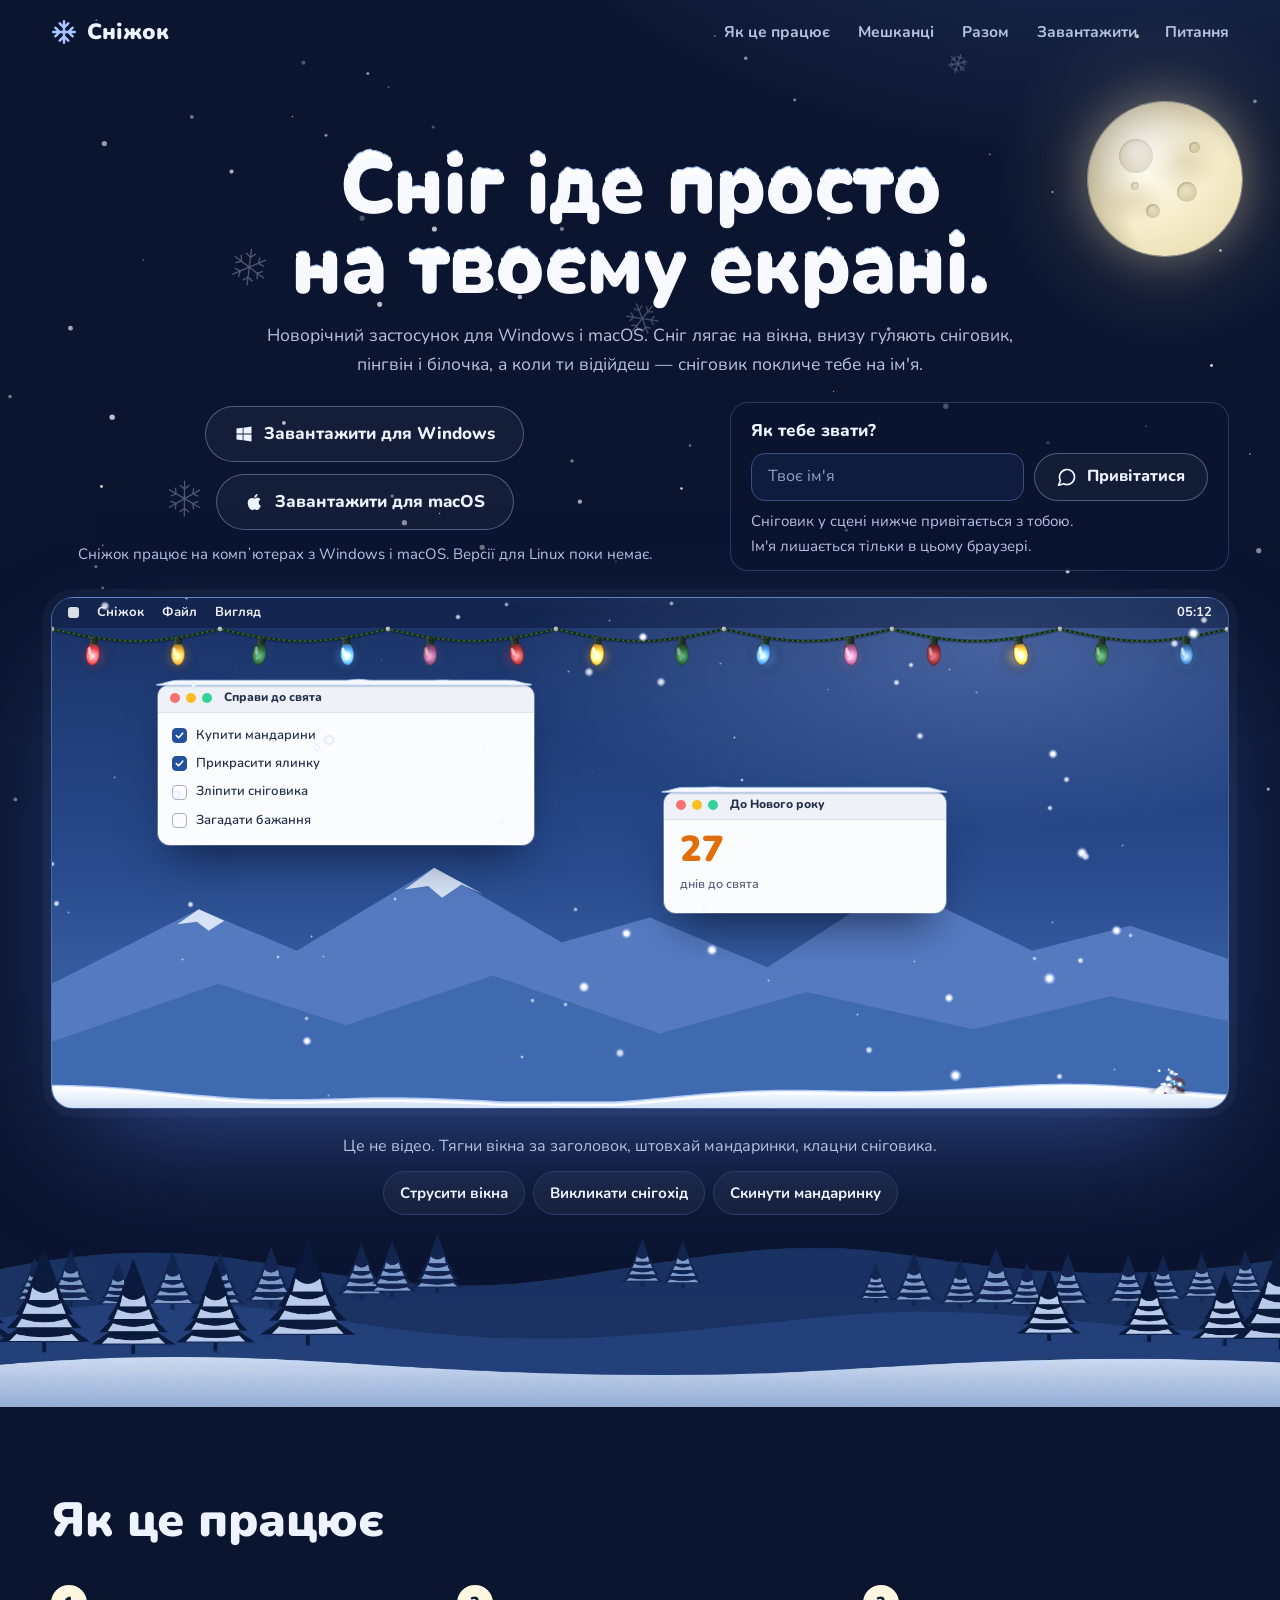
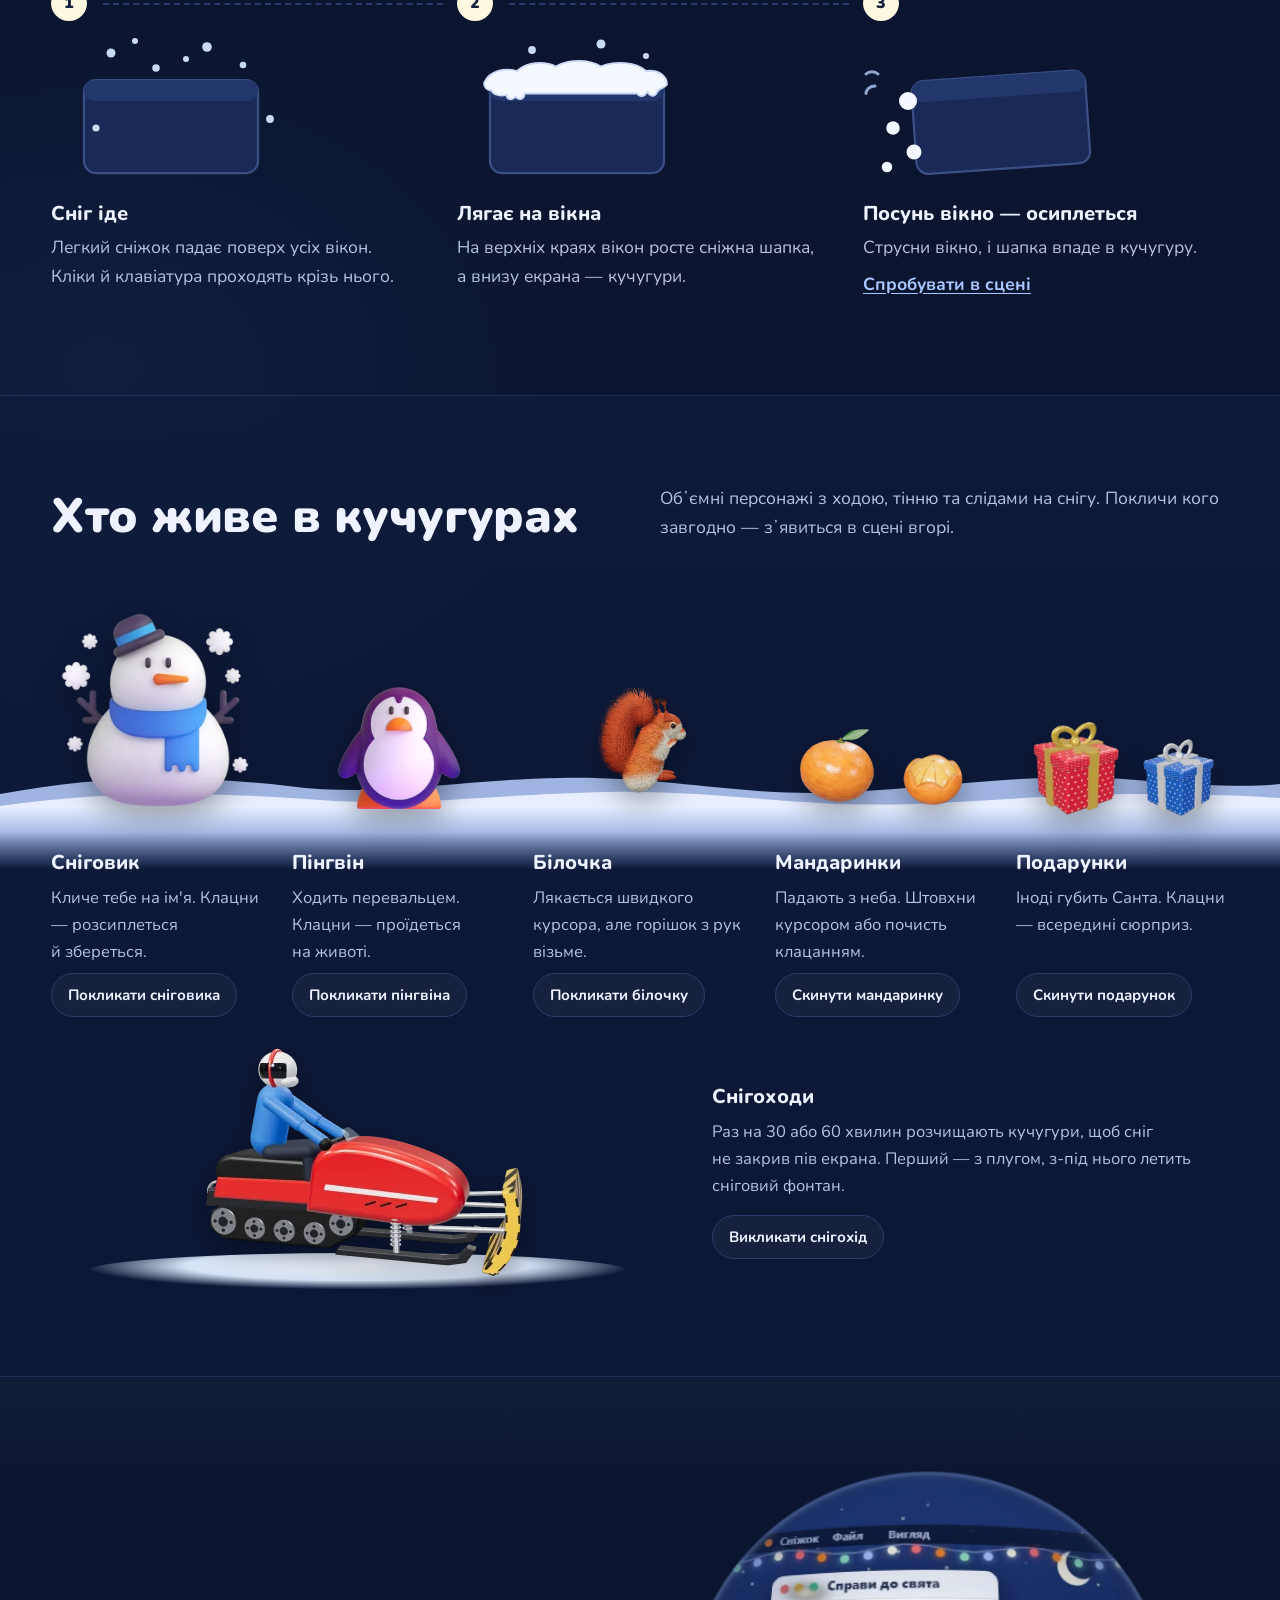
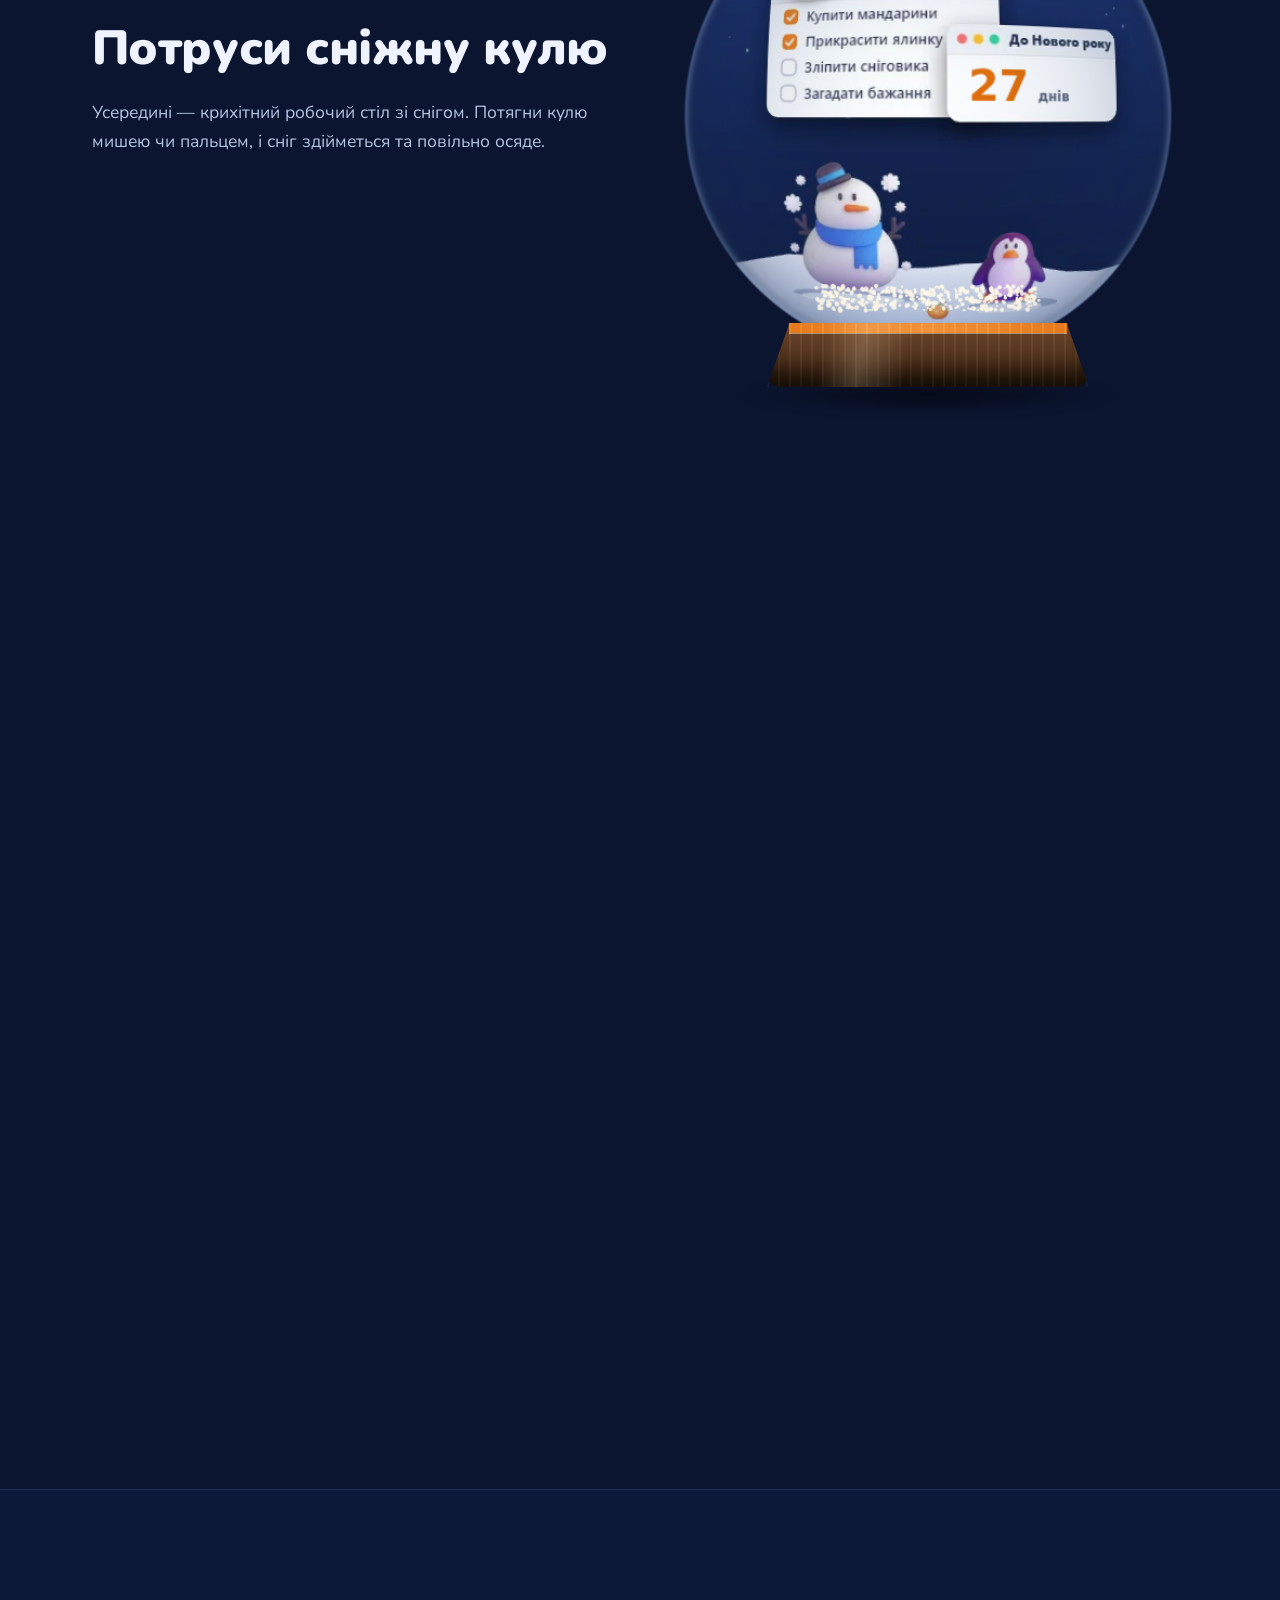
<file: index.html>
<!doctype html>
<html lang="uk">
<head>
  <meta charset="utf-8">
  <meta name="viewport" content="width=device-width, initial-scale=1">
  <title>Сніжок — сніг на робочому столі для Windows і macOS</title>
  <meta name="description" content="Сніжок — новорічний застосунок для Windows і macOS: сніг лягає на вікна й кучугурами внизу екрана, гуляють сніговик, пінгвін і білочка, а сніговик кличе тебе на ім'я. Безкоштовно, без інтернету й стеження.">
  <meta name="theme-color" content="#0B1530">
  <meta http-equiv="Content-Security-Policy" content="default-src 'self'; script-src 'self'; style-src 'self' 'unsafe-inline'; img-src 'self' data: blob:; font-src 'self'; connect-src 'self'; media-src 'self'; object-src 'none'; base-uri 'self'; form-action 'self'">
  <meta property="og:type" content="website">
  <meta property="og:title" content="Сніжок — сніг іде просто на твоєму екрані">
  <meta property="og:description" content="Новорічний застосунок для Windows і macOS. Сніговик, пінгвін і білочка на твоєму робочому столі.">
  <meta property="og:url" content="https://wmedede1234.github.io/snizhok-site/">
  <meta property="og:locale" content="uk_UA">
  <meta property="og:image" content="https://wmedede1234.github.io/snizhok-site/og.jpg">
  <meta property="og:image:width" content="1200">
  <meta property="og:image:height" content="630">
  <meta property="og:image:alt" content="Сніжок: сніговик, пінгвін і білочка на заметі під місяцем, підпис «Сніг іде просто на твоєму екрані»">
  <meta name="twitter:card" content="summary_large_image">
  <link rel="icon" href="favicon.svg" type="image/svg+xml">
  <link rel="preload" href="fonts/nunito-cyr.woff2" as="font" type="font/woff2" crossorigin>
  <link rel="preload" href="fonts/nunito-lat.woff2" as="font" type="font/woff2" crossorigin>
  <link rel="stylesheet" href="styles.css">
  <script src="config.js"></script>
  <script src="main.js" defer></script>
  <script src="fx.js" defer></script>
</head>
<body>
  <!-- Іконки інтерфейсу: Lucide (ISC). Логотипи ОС — Simple Icons. -->
  <svg width="0" height="0" style="position:absolute" aria-hidden="true" focusable="false">
    <defs>
      <symbol id="i-snow" viewBox="0 0 24 24"><path d="M2 12h20M12 2v20m8-6-4-4 4-4M4 8l4 4-4 4M16 4l-4 4-4-4M8 20l4-4 4 4"/></symbol>
      <symbol id="i-message" viewBox="0 0 24 24"><path d="M7.9 20A9 9 0 1 0 4 16.1L2 22Z"/></symbol>
      <symbol id="i-plus" viewBox="0 0 24 24"><path d="M5 12h14M12 5v14"/></symbol>
      <symbol id="i-right" viewBox="0 0 24 24"><path d="M5 12h14m-7-7 7 7-7 7"/></symbol>
      <symbol id="i-info" viewBox="0 0 24 24"><circle cx="12" cy="12" r="10"/><path d="M12 16v-4M12 8h.01"/></symbol>
      <symbol id="i-play" viewBox="0 0 24 24"><path d="M6 3l14 9-14 9V3z"/></symbol>
      <symbol id="i-chevron" viewBox="0 0 24 24"><path d="m6 9 6 6 6-6"/></symbol>
      <symbol id="i-shield" viewBox="0 0 24 24"><path d="M20 13c0 5-3.5 7.5-7.66 8.95a1 1 0 0 1-.67-.01C7.5 20.5 4 18 4 13V6a1 1 0 0 1 1-1c2 0 4.5-1.2 6.24-2.72a1.17 1.17 0 0 1 1.52 0C14.51 3.81 17 5 19 5a1 1 0 0 1 1 1z"/><path d="m9 12 2 2 4-4"/></symbol>
      <symbol id="i-wifi-off" viewBox="0 0 24 24"><path d="M12 20h.01M8.5 16.43a5 5 0 0 1 7 0M5 12.86a10 10 0 0 1 5.17-2.69M19 12.86a10 10 0 0 0-2-1.52M2 8.82a15 15 0 0 1 4.18-2.64M22 8.82a15 15 0 0 0-11.29-3.76M2 2l20 20"/></symbol>
      <symbol id="i-voice" viewBox="0 0 24 24"><path d="M11 4.7a.7.7 0 0 0-1.2-.5L6.4 7.6a1.4 1.4 0 0 1-1 .4H3a1 1 0 0 0-1 1v6a1 1 0 0 0 1 1h2.4a1.4 1.4 0 0 1 1 .4l3.4 3.4a.7.7 0 0 0 1.2-.5z"/><path d="M16 9a5 5 0 0 1 0 6M19.4 18.4a9 9 0 0 0 0-12.8"/></symbol>
      <symbol id="i-drive" viewBox="0 0 24 24"><path d="M22 12H2"/><path d="M5.45 5.11 2 12v6a2 2 0 0 0 2 2h16a2 2 0 0 0 2-2v-6l-3.45-6.89A2 2 0 0 0 16.76 4H7.24a2 2 0 0 0-1.79 1.11z"/><path d="M6 16h.01M10 16h.01"/></symbol>
      <symbol id="i-bulb" viewBox="0 0 24 24"><path d="M15 14c.2-1 .7-1.7 1.5-2.5 1-.9 1.5-2.2 1.5-3.5A6 6 0 0 0 6 8c0 1 .2 2.2 1.5 3.5.7.7 1.3 1.5 1.5 2.5M9 18h6M10 22h4"/></symbol>
      <symbol id="i-sparkles" viewBox="0 0 24 24"><path d="M9.94 15.5A2 2 0 0 0 8.5 14.06l-6.14-1.58a.5.5 0 0 1 0-.96L8.5 9.94A2 2 0 0 0 9.94 8.5l1.58-6.14a.5.5 0 0 1 .96 0L14.06 8.5A2 2 0 0 0 15.5 9.94l6.14 1.58a.5.5 0 0 1 0 .96L15.5 14.06a2 2 0 0 0-1.44 1.44l-1.58 6.14a.5.5 0 0 1-.96 0z"/></symbol>
      <symbol id="i-party" viewBox="0 0 24 24"><path d="M5.8 11.3 2 22l10.7-3.79M4 3h.01M22 8h.01M15 2h.01M22 20h.01M22 2l-2.24.75a2.9 2.9 0 0 0-1.96 3.12c.1.86-.57 1.63-1.45 1.63h-.38c-.86 0-1.6.6-1.76 1.44L14 10M22 13l-.82-.33c-.86-.34-1.82.2-1.98 1.11-.11.7-.72 1.22-1.43 1.22H17M11 2l.33.82c.34.86-.2 1.82-1.11 1.98C9.52 4.9 9 5.52 9 6.23V7"/><path d="M11 13c1.93 1.93 2.83 4.17 2 5-.83.83-3.07-.07-5-2-1.93-1.93-2.83-4.17-2-5 .83-.83 3.07.07 5 2Z"/></symbol>
      <symbol id="i-moon" viewBox="0 0 24 24"><path d="M12 3a6 6 0 0 0 9 9 9 9 0 1 1-9-9Z"/></symbol>
      <symbol id="i-monitor" viewBox="0 0 24 24"><rect x="2" y="3" width="20" height="14" rx="2"/><path d="M8 21h8M12 17v4"/></symbol>
      <symbol id="i-mic" viewBox="0 0 24 24"><path d="M12 2a3 3 0 0 0-3 3v7a3 3 0 0 0 6 0V5a3 3 0 0 0-3-3Z"/><path d="M19 10v2a7 7 0 0 1-14 0v-2M12 19v3"/></symbol>
      <symbol id="i-keyboard" viewBox="0 0 24 24"><rect x="2" y="4" width="20" height="16" rx="2"/><path d="M6 8h.01M10 8h.01M14 8h.01M18 8h.01M8 12h.01M12 12h.01M16 12h.01M7 16h10"/></symbol>
      <symbol id="i-pause" viewBox="0 0 24 24"><circle cx="12" cy="12" r="10"/><path d="M10 15V9M14 15V9"/></symbol>
      <symbol id="i-apple" viewBox="0 0 24 24"><path fill="currentColor" stroke="none" d="M16.4 12.6c0-2.4 2-3.6 2.1-3.7-1.1-1.7-2.9-1.9-3.5-1.9-1.5-.2-2.9.9-3.7.9-.8 0-1.9-.9-3.2-.8-1.6 0-3.1 1-4 2.4-1.7 3-.4 7.4 1.2 9.8.8 1.2 1.8 2.5 3 2.4 1.2 0 1.7-.8 3.1-.8 1.5 0 1.9.8 3.2.8 1.3 0 2.2-1.2 3-2.4.9-1.4 1.3-2.7 1.3-2.8-.1 0-2.5-1-2.5-3.9ZM14 5.4c.7-.8 1.1-1.9 1-3-1 0-2.1.7-2.8 1.5-.6.7-1.2 1.8-1 2.9 1.1.1 2.1-.6 2.8-1.4Z"/></symbol>
      <symbol id="i-windows" viewBox="0 0 24 24"><path fill="currentColor" stroke="none" d="M3 5.5 10.4 4.5v7H3v-6Zm0 13 7.4 1v-7H3v6Zm8.4 1.1L21 21v-8.5h-9.6v7.1Zm0-15.2v7.1H21V3l-9.6 1.4Z"/></symbol>
    </defs>
  </svg>

  <a class="skip" href="#main">Перейти до вмісту</a>

  <header class="top">
    <div class="wrap top__in">
      <a class="logo" href="#top" aria-label="Сніжок — на початок">
        <svg class="logo__flake" aria-hidden="true"><use href="#i-snow"/></svg>Сніжок
      </a>
      <nav class="nav" aria-label="Розділи">
        <a href="#how">Як це працює</a>
        <a href="#residents">Мешканці</a>
        <a href="#together">Разом</a>
        <a href="#download">Завантажити</a>
        <a href="#faq">Питання</a>
      </nav>
    </div>
  </header>

  <main id="main">
    <!-- ============ HERO ============ -->
    <section class="hero" id="top" aria-labelledby="hero-title">
      <div class="moonbox" aria-hidden="true">
        <div class="moon">
          <span class="moon__disc"><i></i><i></i><i></i><i></i><i></i></span>
        </div>
      </div>
      <div class="flight flight--sky" id="flight-sky" aria-hidden="true">
        <img src="img/deer.webp" alt="" width="128" height="128" decoding="async"><img src="img/deer.webp" alt="" width="128" height="128" decoding="async"><img src="img/sleigh.webp" alt="" width="192" height="192" decoding="async">
      </div>
      <img class="hero__land" src="img/land.webp" alt="" width="2400" height="450" decoding="async" fetchpriority="low">
      <div class="wrap hero__center">
        <div class="snowy">
          <h1 id="hero-title"><span>Сніг</span> <span>іде</span> <span>просто</span> <span>на&nbsp;твоєму</span> <span>екрані.</span></h1>
          <canvas class="snowy__caps" aria-hidden="true"></canvas>
        </div>
        <p class="hero__lead">Новорічний застосунок для Windows і&nbsp;macOS.<span class="lead-full"> Сніг лягає на&nbsp;вікна, внизу гуляють сніговик, пінгвін і&nbsp;білочка, а&nbsp;коли ти&nbsp;відійдеш — сніговик покличе тебе на&nbsp;ім'я.</span><span class="lead-short"> Сніговик покличе тебе на&nbsp;ім'я.</span></p>
        <div class="mob-cta">
          <a class="btn btn--cta btn--lg" href="#name-form" data-try><svg class="ico" aria-hidden="true"><use href="#i-message"/></svg>Спробуй зі своїм імʼям</a>
          <button class="btn btn--ghost btn--lg" type="button" data-share><svg class="ico" aria-hidden="true"><use href="#i-monitor"/></svg>Надіслати собі на компʼютер</button>
          <a class="mob-dl" href="#download">Завантаження для компʼютера ↓</a>
        </div>
        <div class="hero__row">
        <div class="hero__dl">
        <div class="dl" data-dl-group>
          <a class="btn btn--cta btn--lg" data-os="win" href="#download"><svg class="ico" aria-hidden="true"><use href="#i-windows"/></svg><span data-label>Завантажити для Windows</span></a>
          <a class="btn btn--ghost btn--lg" data-os="mac" href="#download"><svg class="ico" aria-hidden="true"><use href="#i-apple"/></svg><span data-label>Завантажити для macOS</span></a>
        </div>
        <p class="small" data-dl-hint>Безкоштовно. Windows 10/11 і&nbsp;macOS 11 або новіша.</p>
        </div>
        <form class="name hero-name" id="name-form" autocomplete="off" novalidate>
          <label class="name__label" for="user-name">Як тебе звати?</label>
          <div class="name__row">
            <input class="input" id="user-name" name="userName" type="text" maxlength="24" placeholder="Твоє ім'я" spellcheck="false" autocomplete="given-name" aria-describedby="name-help">
            <button class="btn btn--ghost" type="submit">
              <svg class="ico" aria-hidden="true"><use href="#i-message"/></svg>Привітатися
            </button>
          </div>
          <p class="help" id="name-help" role="status" aria-live="polite">Сніговик у&nbsp;сцені нижче привітається з&nbsp;тобою. Ім'я лишається тільки в&nbsp;цьому браузері.</p>
          <button class="linkbtn" type="button" id="call-toggle" hidden aria-expanded="false" aria-controls="call-wrap">
            <svg class="ico ico--sm" aria-hidden="true"><use href="#i-plus"/></svg>Додати лагідне звертання
          </button>
          <div id="call-wrap" class="name__extra" hidden>
            <label class="name__label" for="call-name">Як до тебе звертатися лагідно?</label>
            <input class="input" id="call-name" name="callName" type="text" maxlength="24" placeholder="Необов'язково" spellcheck="false">
          </div>
          <p class="note" id="voice-note" hidden>
            <svg class="ico ico--sm" aria-hidden="true"><use href="#i-info"/></svg>
            <span>У&nbsp;цьому браузері немає українського голосу, тож сніговик відповідає бульбашкою. <a href="#faq-voice">Як додати голос</a></span>
          </p>
        </form>
        </div>
      </div>

      <!-- Сцена: живий рушій поверх макета робочого столу. Сміливий елемент сторінки. -->
      <div class="wrap">
        <div class="stage" id="stage">
          <div class="stage__bar" aria-hidden="true">
            <span class="stage__dot"></span><span>Сніжок</span><span>Файл</span><span>Вигляд</span>
            <span class="stage__clock" id="clock">00:00</span>
          </div>
          <div class="fwin fwin--todo" data-win="todo" aria-hidden="true">
            <div class="fwin__title" data-drag><i></i><i></i><i></i><b>Справи до свята</b></div>
            <ul class="fwin__body">
              <li><span class="tick is-on"></span>Купити мандарини</li>
              <li><span class="tick is-on"></span>Прикрасити ялинку</li>
              <li><span class="tick"></span>Зліпити сніговика</li>
              <li><span class="tick"></span>Загадати бажання</li>
            </ul>
          </div>
          <div class="fwin fwin--count" data-win="count" aria-hidden="true">
            <div class="fwin__title" data-drag><i></i><i></i><i></i><b>До Нового року</b></div>
            <div class="fwin__count"><strong id="days">—</strong><span id="days-word">днів</span></div>
          </div>
          <canvas id="snow" aria-hidden="true"></canvas>
          <button class="btn btn--cta stage__play" type="button" id="demo-play" hidden>
            <svg class="ico" aria-hidden="true"><use href="#i-play"/></svg>Запустити сніг
          </button>
          <p class="sr-only">Жива демонстрація: на макеті робочого столу падає сніг, на вікнах лежать сніжні шапки, унизу гуляють персонажі.</p>
        </div>
        <div class="under">
          <div class="tools" role="group" aria-label="Керування сценою">
          <p class="tools__hint">Це не відео. Тягни вікна за&nbsp;заголовок, штовхай мандаринки, клацни сніговика.</p>
          <div class="tools__btns">
            <button class="chip" type="button" data-act="shake">Струсити вікна</button>
            <button class="chip" type="button" data-act="snowmobile">Викликати снігохід</button>
            <button class="chip" type="button" data-spawn="tangerine">Скинути мандаринку</button>
          </div>
          </div>
        </div>
      </div>
    </section>

    <!-- ============ ЯК ЦЕ ПРАЦЮЄ ============ -->
    <section class="how" id="how" aria-labelledby="how-title">
      <div class="wrap">
        <h2 id="how-title">Як це працює</h2>
        <ol class="steps">
          <li class="step">
            <svg class="step__art" viewBox="0 0 160 100" aria-hidden="true"><rect x="22" y="30" width="116" height="62" rx="8" class="w"/><rect x="22" y="30" width="116" height="14" rx="7" class="wt"/><g class="f"><circle cx="40" cy="12" r="3"/><circle cx="70" cy="22" r="2.5"/><circle cx="104" cy="8" r="3.2"/><circle cx="128" cy="20" r="2.2"/><circle cx="56" cy="4" r="2"/><circle cx="90" cy="16" r="2"/><circle cx="30" cy="62" r="2.4"/><circle cx="146" cy="56" r="2.6"/></g></svg>
            <h3>Сніг іде</h3>
            <p>Легкий сніжок падає поверх усіх вікон. Кліки й&nbsp;клавіатура проходять крізь нього.</p>
          </li>
          <li class="step">
            <svg class="step__art" viewBox="0 0 160 100" aria-hidden="true"><rect x="22" y="30" width="116" height="62" rx="8" class="w"/><rect x="22" y="30" width="116" height="14" rx="7" class="wt"/><path class="cap" d="M18 32c4-9 14-10 22-8 6-6 18-7 26-3 8-5 22-5 30 0 9-4 24-3 30 3 8-1 14 3 14 9-2 3-6 2-7 6-2 3-5 1-6-1-2 3-5 4-7 1H45c0 4-4 5-6 2-2 3-6 2-6-1-4 1-9 0-10-3-3 0-5-2-5-5z"/><g class="f"><circle cx="50" cy="10" r="2.6"/><circle cx="96" cy="6" r="3"/><circle cx="126" cy="14" r="2"/></g></svg>
            <h3>Лягає на&nbsp;вікна</h3>
            <p>На&nbsp;верхніх краях вікон росте сніжна шапка, а&nbsp;внизу екрана — кучугури.</p>
          </li>
          <li class="step">
            <svg class="step__art" viewBox="0 0 160 100" aria-hidden="true"><g transform="rotate(-4 80 60)"><rect x="34" y="28" width="116" height="62" rx="8" class="w"/><rect x="34" y="28" width="116" height="14" rx="7" class="wt"/></g><g class="f2"><circle cx="30" cy="44" r="6"/><circle cx="20" cy="62" r="4.5"/><circle cx="34" cy="78" r="5"/><circle cx="16" cy="88" r="3.5"/></g><path d="M8 34c-3 0-6 2-6 5M10 26c-2-2-6-2-8 0" class="m"/></svg>
            <h3>Посунь вікно — осиплеться</h3>
            <p>Струсни вікно, і&nbsp;шапка впаде в&nbsp;кучугуру. <button class="linkbtn linkbtn--inline" type="button" data-act="shake" data-scroll>Спробувати в&nbsp;сцені</button></p>
          </li>
        </ol>
      </div>
    </section>

    <!-- ============ МЕШКАНЦІ ============ -->
    <section class="residents" id="residents" aria-labelledby="res-title">
      <div class="wrap">
        <div class="residents__head">
          <h2 id="res-title">Хто живе в&nbsp;кучугурах</h2>
          <p>Обʼємні персонажі з&nbsp;ходою, тінню та слідами на&nbsp;снігу. Покличи кого завгодно — зʼявиться в&nbsp;сцені вгорі.</p>
        </div>
        <ul class="cast">
          <li class="who who--big">
            <div class="who__art"><img src="img/snowman.webp" alt="Сніговик у капелюсі й синьому шарфі" width="256" height="256" loading="lazy" decoding="async"></div>
            <h3>Сніговик</h3>
            <p>Кличе тебе на&nbsp;ім'я. Клацни — розсиплеться й&nbsp;збереться.</p>
            <button class="chip" type="button" data-spawn="snowman" data-scroll>Покликати сніговика</button>
          </li>
          <li class="who">
            <div class="who__art"><img src="img/penguin.webp" alt="Пінгвін" width="256" height="256" loading="lazy" decoding="async" style="--s:.82"></div>
            <h3>Пінгвін</h3>
            <p>Ходить перевальцем. Клацни — проїдеться на&nbsp;животі.</p>
            <button class="chip" type="button" data-spawn="penguin" data-scroll>Покликати пінгвіна</button>
          </li>
          <li class="who">
            <div class="who__art"><img src="img/squirrel.webp" alt="Руда білочка з горішком" width="256" height="256" loading="lazy" decoding="async" style="--s:.8"></div>
            <h3>Білочка</h3>
            <p>Лякається швидкого курсора, але горішок з&nbsp;рук візьме.</p>
            <button class="chip" type="button" data-spawn="squirrel" data-scroll>Покликати білочку</button>
          </li>
          <li class="who">
            <div class="who__art who__art--pair"><img src="img/tangerine.webp" alt="Мандаринка з листочком" width="192" height="192" loading="lazy" decoding="async" style="--s:.5"><img src="img/tangerine-peeled.webp" alt="" width="192" height="192" loading="lazy" decoding="async" style="--s:.42"></div>
            <h3>Мандаринки</h3>
            <p>Падають з&nbsp;неба. Штовхни курсором або почисть клацанням.</p>
            <button class="chip" type="button" data-spawn="tangerine" data-scroll>Скинути мандаринку</button>
          </li>
          <li class="who">
            <div class="who__art who__art--pair"><img src="img/gift.webp" alt="Подарунок з бантом" width="128" height="128" loading="lazy" decoding="async" style="--s:.55"><img src="img/gift-blue.webp" alt="" width="128" height="128" loading="lazy" decoding="async" style="--s:.45"></div>
            <h3>Подарунки</h3>
            <p>Іноді губить Санта. Клацни — всередині сюрприз.</p>
            <button class="chip" type="button" data-spawn="gift" data-scroll>Скинути подарунок</button>
          </li>
          <li class="who who--wide">
            <div class="who__art who__art--wide"><img src="img/snowmobile.webp" alt="Червоний снігохід з плугом і водієм у шоломі" width="512" height="256" loading="lazy" decoding="async"></div>
            <div class="who__txt">
              <h3>Снігоходи</h3>
              <p>Раз на&nbsp;30 або 60 хвилин розчищають кучугури, щоб сніг не&nbsp;закрив пів екрана. Перший — з&nbsp;плугом, з-під нього летить сніговий фонтан.</p>
              <button class="chip" type="button" data-act="snowmobile" data-scroll>Викликати снігохід</button>
            </div>
          </li>
        </ul>
      </div>
    </section>

    <!-- ============ СНІЖНА КУЛЯ ============ -->
    <section class="globe-sec" id="globe-sec" aria-labelledby="globe-title">
      <div class="wrap globe-sec__in">
        <div class="globe-sec__txt">
          <h2 id="globe-title">Потруси сніжну кулю</h2>
          <p>Усередині — крихітний робочий стіл зі&nbsp;снігом. Потягни кулю мишею чи&nbsp;пальцем, і&nbsp;сніг здійметься та&nbsp;повільно осяде.</p>
          <p class="globe-sec__hint" id="globe-hint">З&nbsp;клавіатури: перейди на&nbsp;кулю клавішею <kbd>Tab</kbd> і&nbsp;натисни <kbd>Enter</kbd> або <kbd>Пробіл</kbd>.</p>
        </div>
        <div class="globe-wrap">
          <div class="globe" id="globe" role="button" tabindex="0" aria-label="Сніжна куля з робочим столом. Натисни Enter або Пробіл, щоб потрусити" aria-describedby="globe-hint" data-tex="img/globe-desk.webp">
            <img class="globe__poster" src="img/globe-poster.webp" alt="" width="480" height="480" loading="lazy" decoding="async">
            <canvas class="globe__cv" aria-hidden="true"></canvas>
          </div>
          <div class="globe__base" aria-hidden="true"></div>
        </div>
      </div>
    </section>

    <!-- ============ ДРІБНИЦІ ============ -->
    <section class="more" aria-labelledby="more-title">
      <div class="wrap more__in">
        <h2 id="more-title">І&nbsp;ще кілька дрібниць</h2>
        <ul class="bits">
          <li><svg class="ico" aria-hidden="true"><use href="#i-bulb"/></svg><span>Гірлянда з&nbsp;глянцевих лампочок під рядком меню</span></li>
          <li><svg class="ico" aria-hidden="true"><use href="#i-sparkles"/></svg><span>Санта на&nbsp;санях пролітає небом і&nbsp;губить подарунки</span></li>
          <li><svg class="ico" aria-hidden="true"><use href="#i-party"/></svg><span>Дні до свята в&nbsp;треї, а&nbsp;опівночі — відлік і&nbsp;салют з&nbsp;твоїм ім'ям</span></li>
          <li><svg class="ico" aria-hidden="true"><use href="#i-moon"/></svg><span>Спокійний режим: менше руху, один персонаж за&nbsp;раз</span></li>
          <li><svg class="ico" aria-hidden="true"><use href="#i-monitor"/></svg><span>На&nbsp;кожному моніторі свій сніг</span></li>
          <li><svg class="ico" aria-hidden="true"><use href="#i-mic"/></svg><span>Свої фрази й&nbsp;записані голосові замість стандартних</span></li>
          <li><svg class="ico" aria-hidden="true"><use href="#i-keyboard"/></svg><span>Сніжка в&nbsp;курсор: <kbd>Ctrl</kbd>+<kbd>Alt</kbd>+<kbd>S</kbd> або <kbd>⌥</kbd><kbd>⌘</kbd><kbd>S</kbd></span></li>
          <li><svg class="ico" aria-hidden="true"><use href="#i-pause"/></svg><span>Пауза на&nbsp;годину для ігор і&nbsp;презентацій</span></li>
        </ul>
      </div>
    </section>

    <!-- ============ СВЯТО РАЗОМ ============ -->
    <section class="together" id="together" aria-labelledby="tog-title">
      <div class="wrap">
        <div class="together__head">
          <h2 id="tog-title">Свято — це&nbsp;разом</h2>
          <p>Два маленькі інструменти для друзів, родини чи&nbsp;офісу. Працюють просто в&nbsp;браузері: без реєстрації, пошти й&nbsp;сервера.</p>
        </div>
        <div class="together__cards">
          <a class="tcard" href="wishlist.html">
            <h3>Список бажань</h3>
            <p>Запиши, що хочеш отримати на&nbsp;Новий рік, і&nbsp;надішли друзям одним посиланням.</p>
            <span class="tcard__go">Скласти список<svg class="ico" aria-hidden="true"><use href="#i-right"/></svg></span>
            <img src="img/gift.webp" alt="" width="128" height="128" loading="lazy" decoding="async">
          </a>
          <a class="tcard" href="santa.html">
            <h3>Таємний Санта</h3>
            <p>Впиши імена — і&nbsp;кожен отримає особисте посилання з&nbsp;тим, кому він дарує.</p>
            <span class="tcard__go">Провести жеребкування<svg class="ico" aria-hidden="true"><use href="#i-right"/></svg></span>
            <img src="img/sleigh.webp" alt="" width="192" height="192" loading="lazy" decoding="async">
          </a>
        </div>
      </div>
    </section>

    <!-- ============ ЗАВАНТАЖИТИ ============ -->
    <section class="get" id="download" aria-labelledby="get-title">
      <div class="wrap get__in">
        <div class="get__main">
          <h2 id="get-title">Завантаж Сніжок</h2>
          <p class="get__lead" id="dl-note">Безкоштовно. Встановлення займає менше хвилини.</p>
          <div class="dl" data-dl-group>
            <a class="btn btn--cta btn--lg" data-os="win" href="#"><svg class="ico" aria-hidden="true"><use href="#i-windows"/></svg><span data-label>Завантажити для Windows</span></a>
            <a class="btn btn--ghost btn--lg" data-os="mac" href="#"><svg class="ico" aria-hidden="true"><use href="#i-apple"/></svg><span data-label>Завантажити для macOS</span></a>
          </div>
          <dl class="reqs">
            <div><dt>Windows</dt><dd>10 або 11, 64-біт, файл Snizhok-Setup.exe</dd></div>
            <div><dt>macOS</dt><dd>11 Big Sur і новіші, Intel та Apple Silicon, файл Snizhok.dmg</dd></div>
          </dl>
          <p class="small">Збірки не підписані, тож система може перепитати. <a href="#faq">Як відкрити</a>. Попередні збірки — на <a id="dl-all" href="#">сторінці релізів</a>.</p>
        </div>
        <aside class="privacy" aria-labelledby="privacy-title">
          <svg class="privacy__icon" aria-hidden="true"><use href="#i-shield"/></svg>
          <h3 id="privacy-title">Без інтернету й&nbsp;стеження</h3>
          <ul>
            <li><svg class="ico ico--sm" aria-hidden="true"><use href="#i-wifi-off"/></svg>Жодних мережевих запитів: ні&nbsp;телеметрії, ні&nbsp;аналітики, ні&nbsp;автооновлень.</li>
            <li><svg class="ico ico--sm" aria-hidden="true"><use href="#i-voice"/></svg>Говорить вбудованим голосом системи, без онлайн-сервісів.</li>
            <li><svg class="ico ico--sm" aria-hidden="true"><use href="#i-drive"/></svg>Ім'я, фрази й&nbsp;голосові зберігаються лише на&nbsp;твоєму компʼютері.</li>
          </ul>
        </aside>
      </div>
    </section>

    <!-- ============ FAQ ============ -->
    <section class="faq" id="faq" aria-labelledby="faq-title">
      <div class="wrap faq__in">
        <h2 id="faq-title">Питання</h2>
        <div class="faq__list">
          <details>
            <summary>Windows пише «Windows захистив ваш ПК». Що робити?<svg class="ico" aria-hidden="true"><use href="#i-chevron"/></svg></summary>
            <div class="faq__a">
              <p>Це фільтр SmartScreen: він попереджає про будь-які програми без платного цифрового підпису. Сніжок не&nbsp;підписаний, але безпечний і&nbsp;не&nbsp;ходить у&nbsp;мережу.</p>
              <ol>
                <li>У&nbsp;синьому вікні натисни <b>«Докладніше»</b>.</li>
                <li>Натисни кнопку <b>«Усе одно запустити»</b>.</li>
                <li>Далі звичайне встановлення. Більше питати не&nbsp;буде.</li>
              </ol>
            </div>
          </details>
          <details>
            <summary>macOS пише «Неможливо перевірити розробника». Як відкрити?<svg class="ico" aria-hidden="true"><use href="#i-chevron"/></svg></summary>
            <div class="faq__a">
              <p>Так Gatekeeper реагує на&nbsp;застосунки без нотаризації Apple.</p>
              <ol>
                <li>Перетягни Сніжок у&nbsp;папку <b>«Програми»</b>.</li>
                <li>Клацни значок <b>правою кнопкою</b> (або з&nbsp;<kbd>Control</kbd>), вибери <b>«Відкрити»</b> і&nbsp;ще раз <b>«Відкрити»</b> у&nbsp;вікні.</li>
                <li>Якщо кнопки немає: <b>Системні параметри → Приватність і&nbsp;безпека</b>, унизу біля повідомлення про Сніжок натисни <b>«Усе одно відкрити»</b> і&nbsp;підтверди паролем.</li>
              </ol>
              <p>Якщо macOS пише, що програма <b>«пошкоджена»</b>: відкрий Термінал, виконай <code>xattr -cr /Applications/Сніжок.app</code> і&nbsp;відкрий Сніжок знову.</p>
            </div>
          </details>
          <details id="faq-voice">
            <summary>Сніговик мовчить. Як додати голос?<svg class="ico" aria-hidden="true"><use href="#i-chevron"/></svg></summary>
            <div class="faq__a">
              <p>Сніжок говорить системним українським голосом. Якщо його немає, сніговик показує лише бульбашку.</p>
              <ul>
                <li><b>Windows:</b> Параметри → Час і&nbsp;мова → Мовлення → «Додати голоси» → Українська.</li>
                <li><b>macOS:</b> Системні параметри → Універсальний доступ → Озвучений вміст → Системний голос → Керувати голосами → Українська.</li>
                <li>Або запиши власні голосові: меню Сніжка → «Папка для своїх голосових…».</li>
              </ul>
            </div>
          </details>
          <details>
            <summary>Як змінити ім'я?<svg class="ico" aria-hidden="true"><use href="#i-chevron"/></svg></summary>
            <div class="faq__a"><p>Значок Сніжка в&nbsp;треї (Windows) або в&nbsp;рядку меню (macOS) → <b>«Змінити ім'я…»</b>. Там же можна задати лагідне звертання й&nbsp;послухати, як воно звучить.</p></div>
          </details>
          <details>
            <summary>Чи не гальмуватиме компʼютер?<svg class="ico" aria-hidden="true"><use href="#i-chevron"/></svg></summary>
            <div class="faq__a"><p>Ні. Зазвичай Сніжок бере близько 5&nbsp;% одного ядра й&nbsp;до&nbsp;300&nbsp;МБ памʼяті. Для ігор і&nbsp;презентацій є&nbsp;<b>«Пауза на&nbsp;1 годину»</b>, тоді навантаження нульове.</p></div>
          </details>
          <details>
            <summary>Як видалити?<svg class="ico" aria-hidden="true"><use href="#i-chevron"/></svg></summary>
            <div class="faq__a">
              <ul>
                <li><b>Windows:</b> Параметри → Програми → Сніжок → Видалити.</li>
                <li><b>macOS:</b> закрий Сніжок через рядок меню («Вийти») і&nbsp;перетягни його з&nbsp;«Програм» у&nbsp;Кошик.</li>
              </ul>
            </div>
          </details>
        </div>
      </div>
    </section>

    <!-- ============ ФІНАЛ ============ -->
    <section class="end" aria-labelledby="end-title">
      <div class="wrap end__in">
        <div class="snowy">
          <h2 id="end-title"><span>Хай</span> <span>сніжить.</span></h2>
          <canvas class="snowy__caps" aria-hidden="true"></canvas>
        </div>
        <div class="dl" data-dl-group data-single>
          <a class="btn btn--cta btn--lg" data-os="win" href="#"><svg class="ico" aria-hidden="true"><use href="#i-windows"/></svg><span data-label>Завантажити для Windows</span></a>
          <a class="btn btn--ghost btn--lg" data-os="mac" href="#"><svg class="ico" aria-hidden="true"><use href="#i-apple"/></svg><span data-label>Завантажити для macOS</span></a>
        </div>
      </div>
      <img class="end__peek end__peek--l" src="img/penguin.webp" alt="" aria-hidden="true" width="256" height="256" loading="lazy" decoding="async">
      <img class="end__peek end__peek--r" src="img/squirrel.webp" alt="" aria-hidden="true" width="256" height="256" loading="lazy" decoding="async">
    </section>
  </main>

  <footer class="foot">
    <div class="wrap foot__in">
      <p class="foot__brand"><svg class="logo__flake" aria-hidden="true"><use href="#i-snow"/></svg>Сніжок. З&nbsp;наступаючим!</p>
      <p>Персонажі: сніговик, пінгвін, олень і&nbsp;Санта — <a href="https://github.com/microsoft/fluentui-emoji" rel="noopener">Microsoft Fluent Emoji</a> (ліцензія <a href="https://github.com/microsoft/fluentui-emoji/blob/main/LICENSE" rel="noopener">MIT</a>, © Microsoft Corporation). Білочка, мандарини, подарунки, снігоходи, сани й&nbsp;лампочки — власні 3D-рендери проєкту (three.js, MIT). Іконки — <a href="https://lucide.dev" rel="noopener">Lucide</a> (ISC). Шрифт Nunito — SIL Open Font License.</p>
      <p>Сайт не використовує cookies та аналітику. Ім'я з&nbsp;демо зберігається лише в&nbsp;localStorage твого браузера.</p>
      <p class="foot__egg">Набери на&nbsp;клавіатурі слово «сніг» і&nbsp;подивись, що буде.</p>
      <p class="sign" lang="en">Vibe coded by Ihor Hryhorenko</p>
    </div>
  </footer>

  <canvas id="egg" aria-hidden="true"></canvas>
  <canvas id="flakes" aria-hidden="true"></canvas>
  <div class="toast" id="toast" role="status" aria-live="polite" aria-atomic="true"></div>
</body>
</html>
</file>
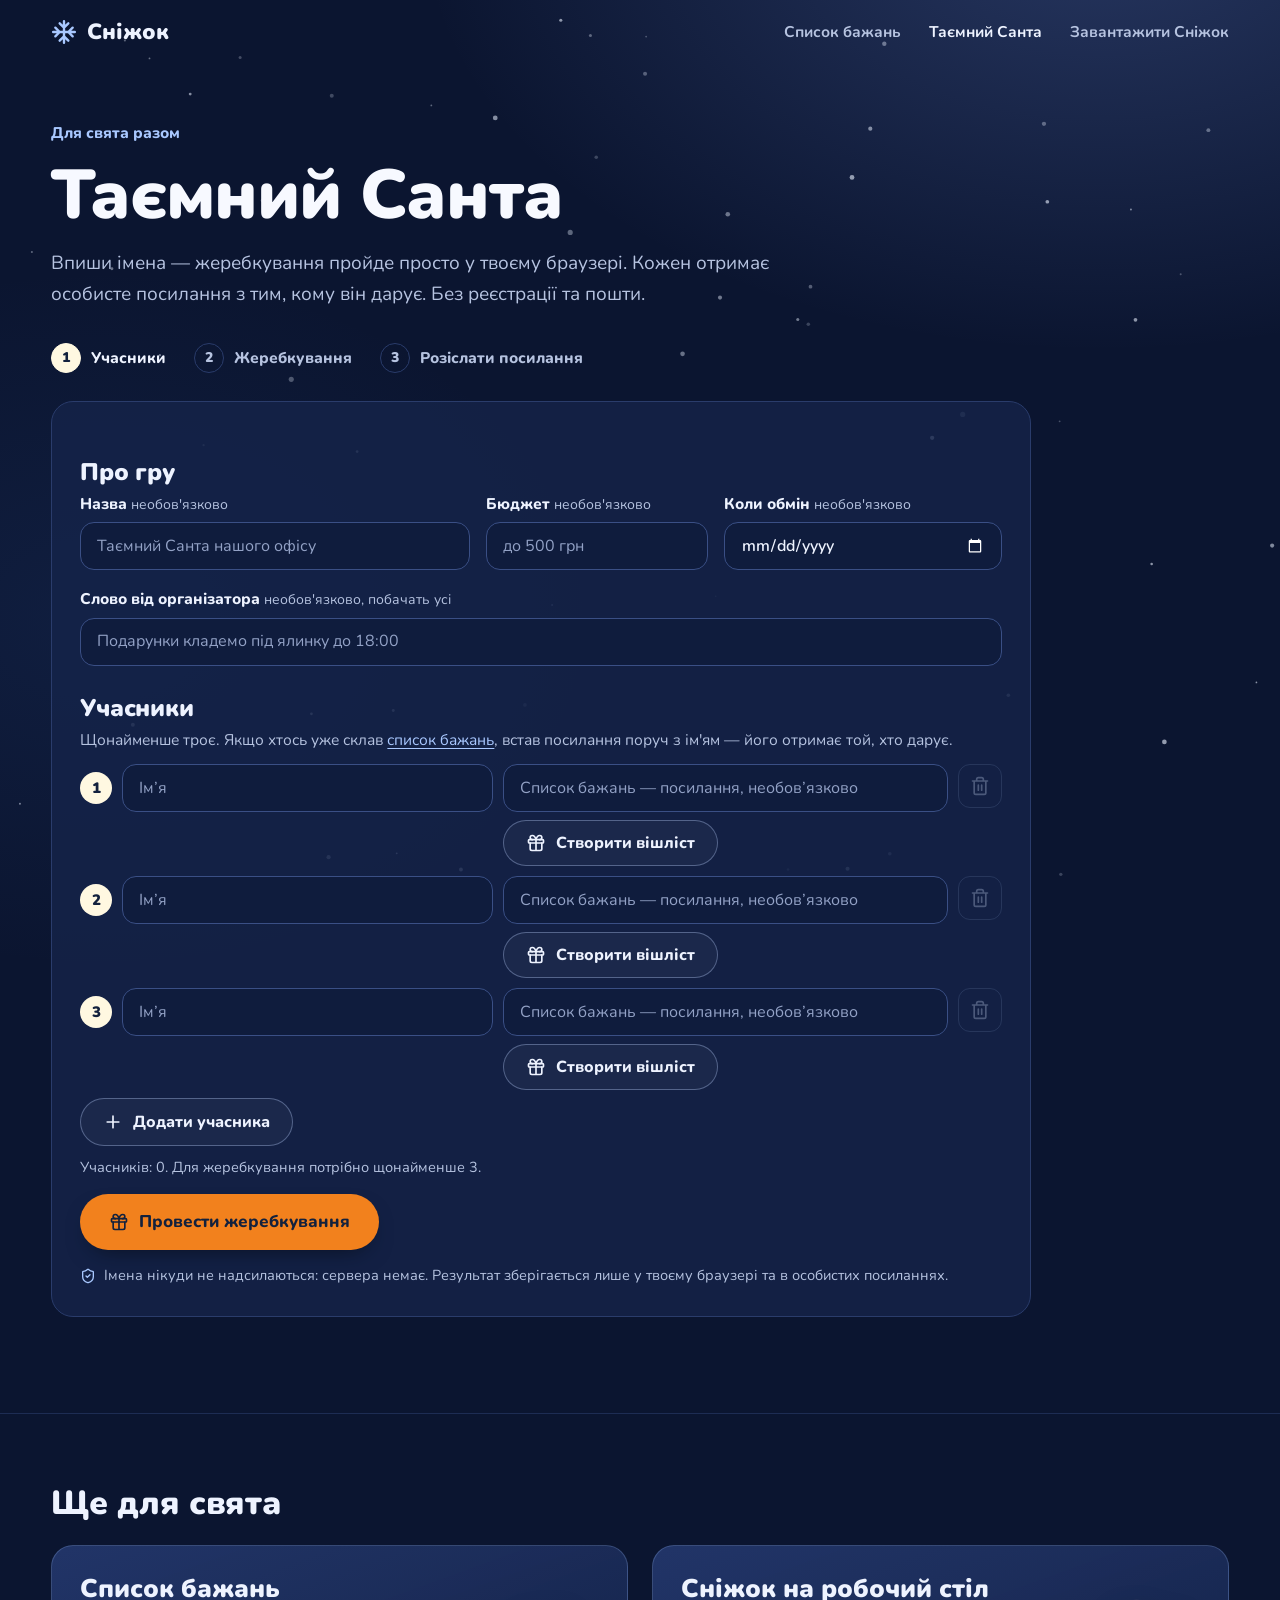
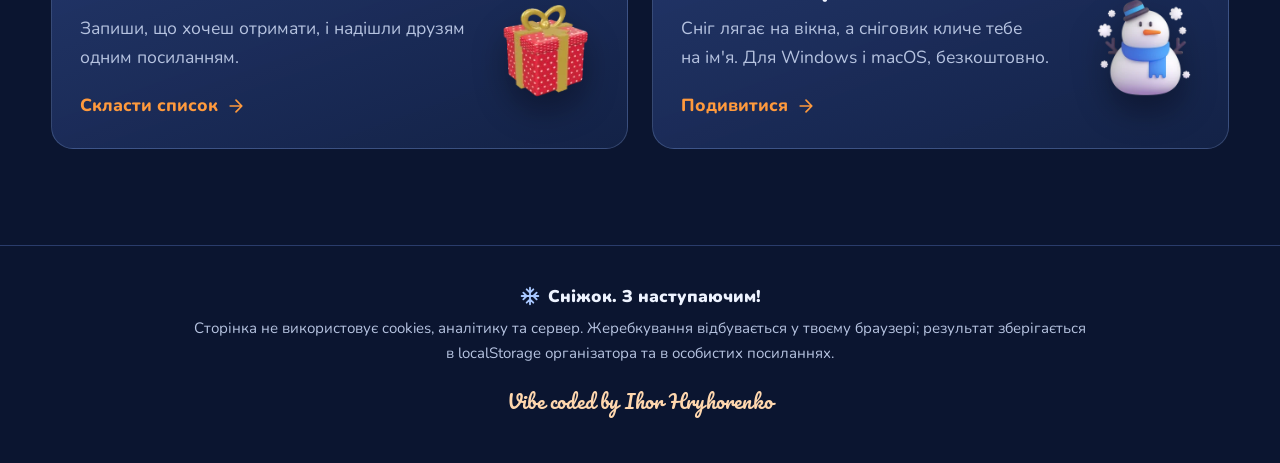
<file: santa.html>
<!doctype html>
<html lang="uk">
<head>
  <meta charset="utf-8">
  <meta http-equiv="Content-Security-Policy" content="default-src 'self'; script-src 'self'; style-src 'self' 'unsafe-inline'; img-src 'self' data: blob:; font-src 'self'; connect-src 'self'; media-src 'self'; object-src 'none'; base-uri 'self'; form-action 'self'">
  <meta name="viewport" content="width=device-width, initial-scale=1">
  <title>Таємний Санта онлайн — жеребкування без реєстрації | Сніжок</title>
  <meta name="description" content="Таємний Санта для друзів, родини чи офісу: впиши імена, проведи жеребкування й надішли кожному особисте посилання. Безкоштовно, без реєстрації та пошти.">
  <meta name="theme-color" content="#0B1530">
  <meta property="og:type" content="website">
  <meta property="og:locale" content="uk_UA">
  <meta property="og:url" content="https://wmedede1234.github.io/snizhok-site/santa.html">
  <meta property="og:title" content="Таємний Санта онлайн — жеребкування без реєстрації">
  <meta property="og:description" content="Впиши імена, проведи жеребкування в браузері й надішли кожному особисте посилання. Безкоштовно, без реєстрації та пошти.">
  <meta property="og:image" content="https://wmedede1234.github.io/snizhok-site/og.jpg">
  <meta property="og:image:width" content="1200">
  <meta property="og:image:height" content="630">
  <meta property="og:image:alt" content="Сніжок: сніговик, пінгвін і білочка на заметі під місяцем">
  <meta name="twitter:card" content="summary_large_image">
  <meta name="twitter:title" content="Таємний Санта онлайн — жеребкування без реєстрації">
  <meta name="twitter:description" content="Впиши імена, проведи жеребкування в браузері й надішли кожному особисте посилання.">
  <meta name="twitter:image" content="https://wmedede1234.github.io/snizhok-site/og.jpg">
  <link rel="icon" href="favicon.svg" type="image/svg+xml">
  <link rel="preload" href="fonts/nunito-cyr.woff2" as="font" type="font/woff2" crossorigin>
  <link rel="preload" href="fonts/nunito-lat.woff2" as="font" type="font/woff2" crossorigin>
  <link rel="stylesheet" href="styles.css">
  <link rel="stylesheet" href="tools.css">
  <script src="config.js"></script>
  <script src="tools.js" defer></script>
  <script src="santa.js" defer></script>
</head>
<body>
  <a class="skip" href="#main">Перейти до вмісту</a>

  <header class="top">
    <div class="wrap top__in">
      <a class="logo" href="index.html" aria-label="Сніжок — на головну">
        <svg class="logo__flake" aria-hidden="true"><use href="#i-snow"/></svg>Сніжок
      </a>
      <nav class="nav" aria-label="Розділи">
        <a href="wishlist.html">Список бажань</a>
        <a href="santa.html" aria-current="page">Таємний Санта</a>
        <a href="index.html#download">Завантажити Сніжок</a>
      </nav>
    </div>
  </header>

  <main id="main">
    <!-- ============ ОРГАНІЗАТОР ============ -->
    <div id="ss-org" hidden>
      <section class="t-hero">
        <div class="wrap">
          <p class="t-kicker">Для свята разом</p>
          <h1>Таємний Санта</h1>
          <p class="t-lead">Впиши імена — жеребкування пройде просто у&nbsp;твоєму браузері. Кожен отримає особисте посилання з&nbsp;тим, кому він дарує. Без реєстрації та&nbsp;пошти.</p>
        </div>
      </section>

      <section class="t-body" aria-label="Жеребкування">
        <div class="wrap t-santa-max">
          <ol class="t-steps" id="ss-steps" aria-label="Кроки">
            <li data-step="1">Учасники</li>
            <li data-step="2">Жеребкування</li>
            <li data-step="3">Розіслати посилання</li>
          </ol>

          <!-- Крок 1 -->
          <form class="t-panel" id="ss-form" novalidate autocomplete="off">
            <div class="t-summary" id="ss-summary" role="alert" tabindex="-1" hidden>
              <h3 id="ss-summary-title">Є що виправити</h3>
              <ul id="ss-summary-list"></ul>
            </div>

            <h2 class="t-h">Про гру</h2>
            <div class="t-fields t-fields--3">
              <div class="t-field">
                <label for="ss-event">Назва <span class="t-opt">необов'язково</span></label>
                <input class="input" id="ss-event" maxlength="50" placeholder="Таємний Санта нашого офісу">
              </div>
              <div class="t-field">
                <label for="ss-budget">Бюджет <span class="t-opt">необов'язково</span></label>
                <input class="input" id="ss-budget" maxlength="30" placeholder="до 500 грн">
              </div>
              <div class="t-field">
                <label for="ss-date">Коли обмін <span class="t-opt">необов'язково</span></label>
                <input class="input" id="ss-date" type="date">
              </div>
              <div class="t-field t-field--wide">
                <label for="ss-note">Слово від організатора <span class="t-opt">необов'язково, побачать усі</span></label>
                <input class="input" id="ss-note" maxlength="140" placeholder="Подарунки кладемо під ялинку до 18:00">
              </div>
            </div>

            <h2 class="t-h" id="ss-people-title">Учасники</h2>
            <p class="t-sub">Щонайменше троє. Якщо хтось уже склав <a href="wishlist.html">список бажань</a>, встав посилання поруч з&nbsp;ім'ям — його отримає той, хто дарує.</p>
            <ol class="t-people" id="ss-people" aria-labelledby="ss-people-title"></ol>
            <button type="button" class="btn btn--ghost t-add" id="ss-add"><svg class="ico" aria-hidden="true"><use href="#i-plus"/></svg>Додати учасника</button>
            <p class="t-count" id="ss-count" aria-live="polite"></p>

            <div class="t-share__btns">
              <button type="submit" class="btn btn--cta btn--lg" id="ss-draw"><svg class="ico" aria-hidden="true"><use href="#i-gift"/></svg>Провести жеребкування</button>
            </div>
            <ul class="t-notes">
              <li><svg class="ico" aria-hidden="true"><use href="#i-shield"/></svg><span>Імена нікуди не&nbsp;надсилаються: сервера немає. Результат зберігається лише у&nbsp;твоєму браузері та&nbsp;в&nbsp;особистих посиланнях.</span></li>
            </ul>
          </form>

          <!-- Крок 3 -->
          <div class="t-panel" id="ss-result" hidden>
            <h2 class="t-h" id="ss-result-title" tabindex="-1">Готово! Розішли посилання</h2>
            <p class="t-sub">Надішли кожному <b>його</b> посилання в&nbsp;особисті повідомлення. Хто кому дарує, тут не&nbsp;показано — тож можеш грати й&nbsp;сам.</p>
            <p class="t-progress" id="ss-progress" aria-live="polite"></p>
            <ol class="t-links" id="ss-links"></ol>
            <ul class="t-notes">
              <li><svg class="ico" aria-hidden="true"><use href="#i-info"/></svg><span>Не&nbsp;відкривай чужі посилання — зіпсуєш собі сюрприз. Сторінку можна закрити: список посилань збережеться в&nbsp;цьому браузері.</span></li>
              <li><svg class="ico" aria-hidden="true"><use href="#i-info"/></svg><span>Посилання стиснене, але не&nbsp;зашифроване, тож його бачить кожен, у&nbsp;кого воно є. Надсилай людині лише її посилання й&nbsp;краще в&nbsp;особисті повідомлення, а&nbsp;не&nbsp;в&nbsp;загальний чат.</span></li>
            </ul>
            <div class="t-rowbtns">
              <button type="button" class="linkbtn" id="ss-redraw"><svg class="ico ico--sm" aria-hidden="true"><use href="#i-refresh"/></svg>Перетягнути заново</button>
              <button type="button" class="linkbtn" id="ss-edit">Змінити учасників</button>
            </div>
          </div>
        </div>
      </section>
    </div>

    <!-- ============ УЧАСНИК ============ -->
    <section class="wrap" id="ss-me" hidden aria-labelledby="ss-me-title">
      <div class="reveal">
        <p class="t-kicker" id="ss-me-event"></p>
        <h1 id="ss-me-title"></h1>
        <p class="reveal__lead" id="ss-me-lead">Ти в&nbsp;грі. Переконайся, що ніхто не&nbsp;підглядає, і&nbsp;відкрий подарунок.</p>

        <div class="reveal__card">
          <button type="button" class="reveal__gift" id="ss-open">
            <svg viewBox="0 0 220 220" width="210" height="210" aria-hidden="true" class="reveal__box">
              <defs>
                <linearGradient id="gb" x1="0" y1="0" x2="1" y2="1"><stop offset="0" stop-color="#F2574B"/><stop offset="1" stop-color="#B92C2A"/></linearGradient>
                <linearGradient id="gl" x1="0" y1="0" x2="1" y2="1"><stop offset="0" stop-color="#FF7466"/><stop offset="1" stop-color="#D23C36"/></linearGradient>
                <linearGradient id="gr" x1="0" y1="0" x2="0" y2="1"><stop offset="0" stop-color="#FFFBEC"/><stop offset="1" stop-color="#F2DFA6"/></linearGradient>
              </defs>
              <ellipse cx="110" cy="204" rx="78" ry="10" fill="#060D22" opacity=".45"/>
              <rect x="38" y="96" width="144" height="104" rx="10" fill="url(#gb)"/>
              <rect x="96" y="96" width="28" height="104" fill="url(#gr)"/>
              <rect x="38" y="96" width="144" height="16" fill="#7E1B1C" opacity=".35"/>
              <g class="reveal__lid">
                <rect x="28" y="66" width="164" height="38" rx="9" fill="url(#gl)"/>
                <rect x="94" y="66" width="32" height="38" fill="url(#gr)"/>
                <path d="M110 66c-10-26-44-34-48-16-3 14 22 18 48 16Zm0 0c10-26 44-34 48-16 3 14-22 18-48 16Z" fill="url(#gr)" stroke="#D9BE72" stroke-width="2"/>
                <circle cx="110" cy="64" r="9" fill="#F2DFA6" stroke="#D9BE72" stroke-width="2"/>
                <path d="M30 70q14-14 30-4 16-12 30-2 18-12 34 0 16-10 30 2 14-8 36 4v6H30Z" fill="#fff"/>
              </g>
            </svg>
            <span class="reveal__hint">Відкрити, кому я&nbsp;дарую</span>
          </button>

          <div id="ss-out" hidden>
            <div class="reveal__out">
              <p class="reveal__label">Ти даруєш подарунок для</p>
              <p class="reveal__name" id="ss-me-name"></p>
            </div>
            <dl class="reveal__facts" id="ss-me-facts"></dl>
            <div class="reveal__acts" id="ss-me-acts"></div>
            <button type="button" class="linkbtn reveal__hide" id="ss-hide">Сховати ім'я</button>
          </div>
          <p class="sr-only" id="ss-live" role="status" aria-live="polite"></p>
        </div>

        <div class="reveal__next">
          <p>Допоможи своєму Санті: склади список бажань і&nbsp;надішли організатору.</p>
          <div class="reveal__acts">
            <a class="btn btn--ghost" href="wishlist.html"><svg class="ico" aria-hidden="true"><use href="#i-plus"/></svg>Скласти список бажань</a>
            <a class="btn btn--ghost" href="index.html"><svg class="ico" aria-hidden="true"><use href="#i-snow"/></svg>Сніг на&nbsp;робочий стіл</a>
          </div>
        </div>
      </div>
    </section>

    <!-- ============ ПОШКОДЖЕНЕ ПОСИЛАННЯ ============ -->
    <section class="wrap t-state" id="ss-bad" hidden>
      <h1>Посилання пошкоджене</h1>
      <p>Схоже, воно обрізалося під час копіювання. Попроси організатора надіслати нове.</p>
      <div class="t-state__btns">
        <a class="btn btn--cta" href="index.html">На головну</a>
        <a class="btn btn--ghost" href="santa.html">Провести свою гру</a>
      </div>
    </section>

    <!-- ============ ЩЕ ДЛЯ СВЯТА ============ -->
    <section class="t-also" id="ss-also" aria-labelledby="also-title">
      <div class="wrap">
        <h2 id="also-title">Ще для свята</h2>
        <div class="together__cards">
          <a class="tcard" href="wishlist.html">
            <h3>Список бажань</h3>
            <p>Запиши, що хочеш отримати, і&nbsp;надішли друзям одним посиланням.</p>
            <span class="tcard__go">Скласти список<svg class="ico" aria-hidden="true"><use href="#i-right"/></svg></span>
            <img src="img/gift.webp" alt="" width="128" height="128" loading="lazy" decoding="async">
          </a>
          <a class="tcard" href="index.html">
            <h3>Сніжок на&nbsp;робочий стіл</h3>
            <p>Сніг лягає на&nbsp;вікна, а&nbsp;сніговик кличе тебе на&nbsp;ім'я. Для Windows і&nbsp;macOS, безкоштовно.</p>
            <span class="tcard__go">Подивитися<svg class="ico" aria-hidden="true"><use href="#i-right"/></svg></span>
            <img src="img/snowman.webp" alt="" width="256" height="256" loading="lazy" decoding="async">
          </a>
        </div>
      </div>
    </section>
  </main>

  <footer class="foot">
    <div class="wrap foot__in">
      <p class="foot__brand"><svg class="logo__flake" aria-hidden="true"><use href="#i-snow"/></svg>Сніжок. З&nbsp;наступаючим!</p>
      <p>Сторінка не&nbsp;використовує cookies, аналітику та&nbsp;сервер. Жеребкування відбувається у&nbsp;твоєму браузері; результат зберігається в&nbsp;localStorage організатора та&nbsp;в&nbsp;особистих посиланнях.</p>
      <p class="sign" lang="en">Vibe coded by Ihor Hryhorenko</p>
    </div>
  </footer>

  <canvas id="flakes" aria-hidden="true"></canvas>
  <div class="toast" id="toast" role="status" aria-live="polite" aria-atomic="true"></div>
</body>
</html>
</file>
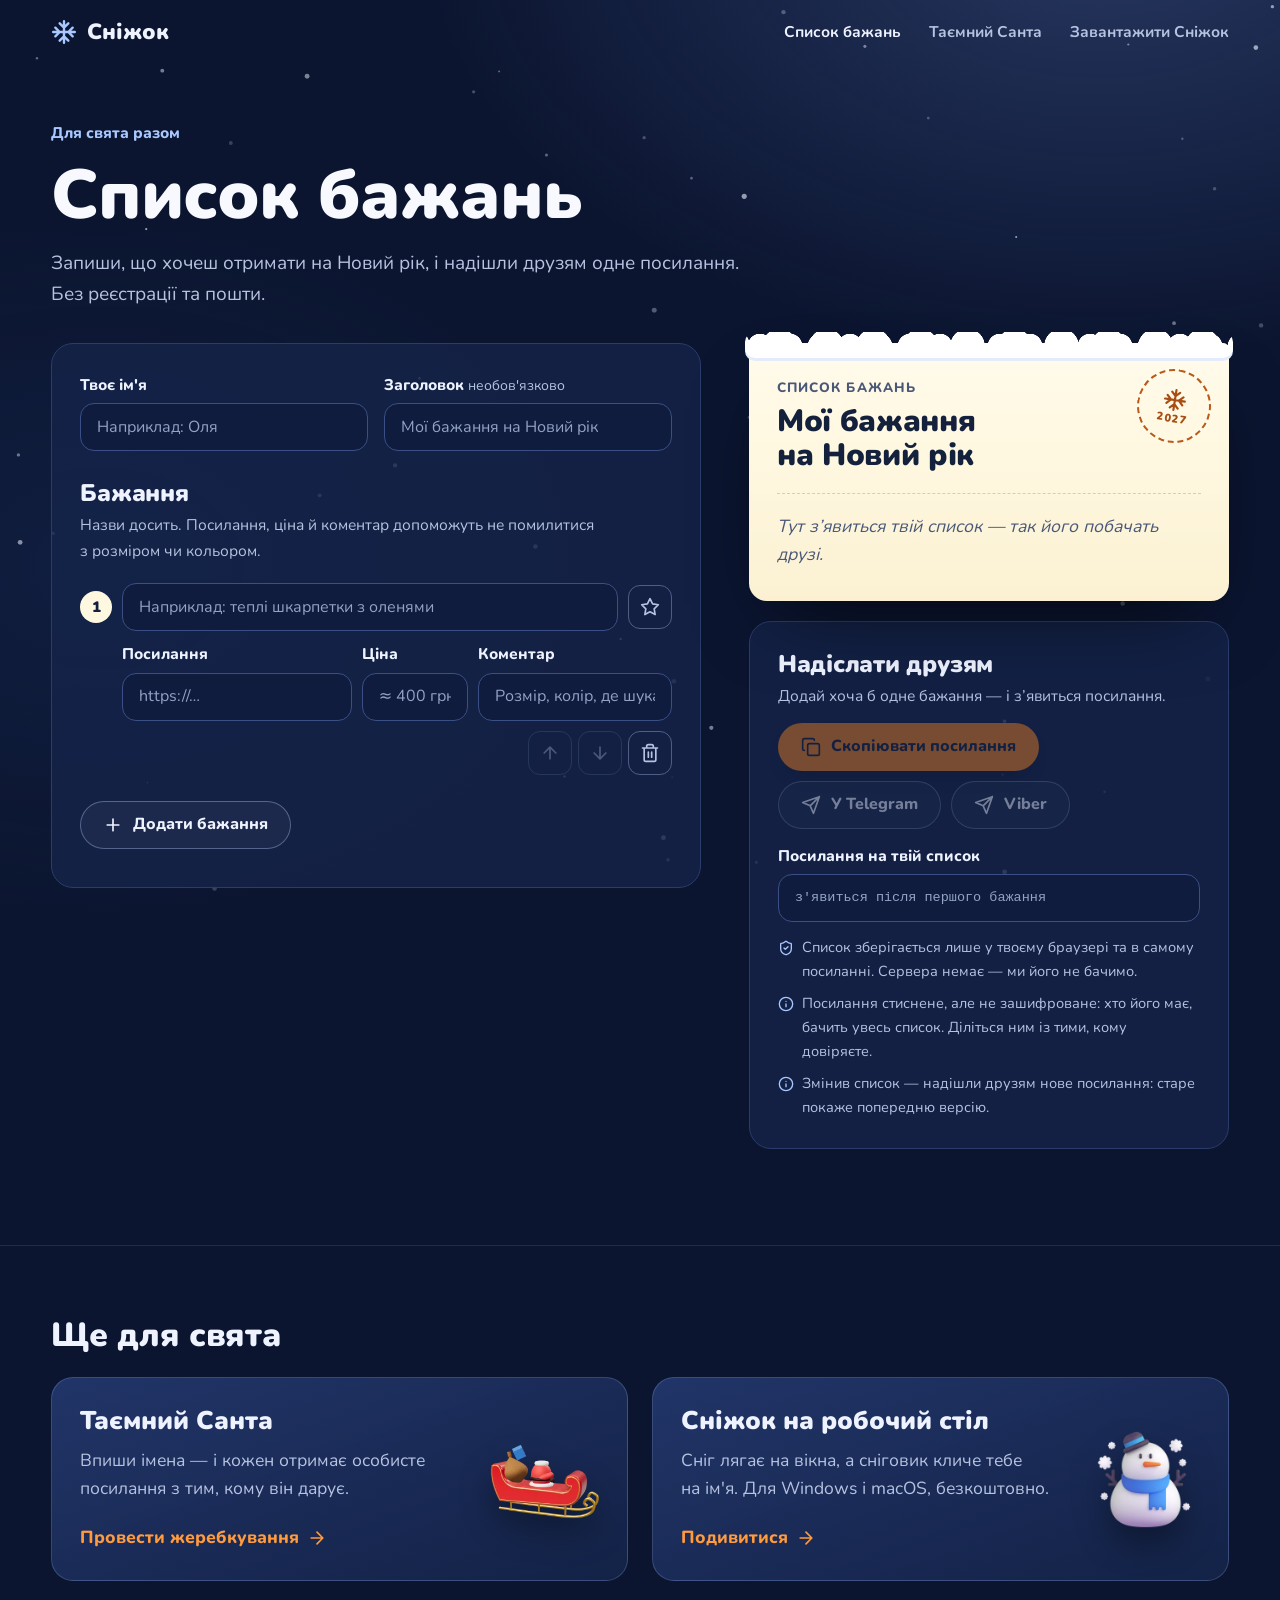
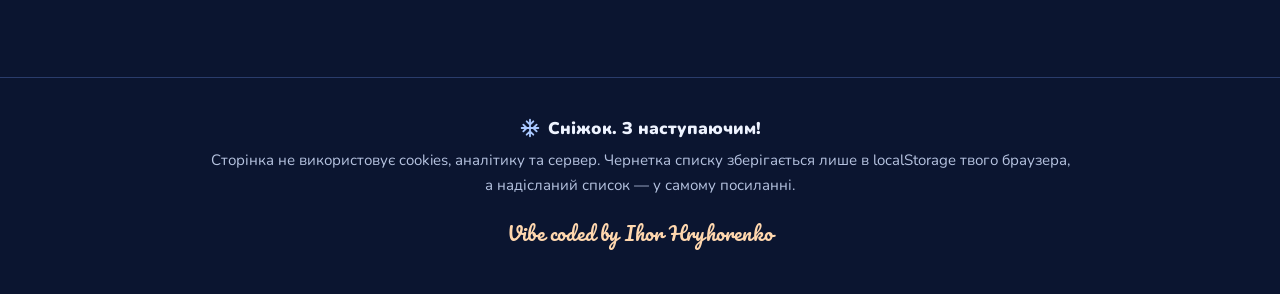
<file: wishlist.html>
<!doctype html>
<html lang="uk">
<head>
  <meta charset="utf-8">
  <meta http-equiv="Content-Security-Policy" content="default-src 'self'; script-src 'self'; style-src 'self' 'unsafe-inline'; img-src 'self' data: blob:; font-src 'self'; connect-src 'self'; media-src 'self'; object-src 'none'; base-uri 'self'; form-action 'self'">
  <meta name="viewport" content="width=device-width, initial-scale=1">
  <title>Список бажань на Новий рік — Сніжок</title>
  <meta name="description" content="Склади список бажань на Новий рік і надішли друзям одним посиланням. Безкоштовно, без реєстрації: список живе в самому посиланні.">
  <meta name="theme-color" content="#0B1530">
  <meta property="og:type" content="website">
  <meta property="og:locale" content="uk_UA">
  <meta property="og:url" content="https://wmedede1234.github.io/snizhok-site/wishlist.html">
  <meta property="og:title" content="Список бажань на Новий рік — склади й надішли друзям">
  <meta property="og:description" content="Склади список бажань і надішли друзям одним посиланням. Безкоштовно, без реєстрації.">
  <meta property="og:image" content="https://wmedede1234.github.io/snizhok-site/og.jpg">
  <meta property="og:image:width" content="1200">
  <meta property="og:image:height" content="630">
  <meta property="og:image:alt" content="Сніжок: сніговик, пінгвін і білочка на заметі під місяцем">
  <meta name="twitter:card" content="summary_large_image">
  <meta name="twitter:title" content="Список бажань на Новий рік — склади й надішли друзям">
  <meta name="twitter:description" content="Склади список бажань і надішли друзям одним посиланням.">
  <meta name="twitter:image" content="https://wmedede1234.github.io/snizhok-site/og.jpg">
  <link rel="icon" href="favicon.svg" type="image/svg+xml">
  <link rel="preload" href="fonts/nunito-cyr.woff2" as="font" type="font/woff2" crossorigin>
  <link rel="preload" href="fonts/nunito-lat.woff2" as="font" type="font/woff2" crossorigin>
  <link rel="stylesheet" href="styles.css">
  <link rel="stylesheet" href="tools.css">
  <script src="config.js"></script>
  <script src="tools.js" defer></script>
  <script src="wishlist.js" defer></script>
</head>
<body>
  <a class="skip" href="#main">Перейти до вмісту</a>

  <header class="top">
    <div class="wrap top__in">
      <a class="logo" href="index.html" aria-label="Сніжок — на головну">
        <svg class="logo__flake" aria-hidden="true"><use href="#i-snow"/></svg>Сніжок
      </a>
      <nav class="nav" aria-label="Розділи">
        <a href="wishlist.html" aria-current="page">Список бажань</a>
        <a href="santa.html">Таємний Санта</a>
        <a href="index.html#download">Завантажити Сніжок</a>
      </nav>
    </div>
  </header>

  <main id="main">
    <!-- ============ РЕДАКТОР ============ -->
    <div id="wl-editor" hidden>
      <section class="t-hero">
        <div class="wrap">
          <p class="t-kicker">Для свята разом</p>
          <h1>Список бажань</h1>
          <p class="t-lead">Запиши, що хочеш отримати на&nbsp;Новий рік, і&nbsp;надішли друзям одне посилання. Без реєстрації та&nbsp;пошти.</p>
        </div>
      </section>

      <section class="t-body" aria-label="Редактор списку">
        <div class="wrap t-grid">
          <form class="t-panel" id="wl-form" novalidate autocomplete="off">
            <div class="t-fields">
              <div class="t-field">
                <label for="wl-name">Твоє ім'я</label>
                <input class="input" id="wl-name" maxlength="40" autocomplete="given-name" placeholder="Наприклад: Оля">
              </div>
              <div class="t-field">
                <label for="wl-head">Заголовок <span class="t-opt">необов'язково</span></label>
                <input class="input" id="wl-head" maxlength="60" placeholder="Мої бажання на Новий рік">
              </div>
            </div>

            <h2 class="t-h" id="wl-items-title">Бажання</h2>
            <p class="t-sub">Назви досить. Посилання, ціна й&nbsp;коментар допоможуть не&nbsp;помилитися з&nbsp;розміром чи&nbsp;кольором.</p>
            <ol class="t-items" id="wl-items" aria-labelledby="wl-items-title"></ol>
            <p class="t-empty" id="wl-empty">Поки що порожньо. Додай перше бажання — воно одразу з'явиться на&nbsp;листі праворуч.</p>
            <button type="button" class="btn btn--ghost t-add" id="wl-add"><svg class="ico" aria-hidden="true"><use href="#i-plus"/></svg>Додати бажання</button>
            <p class="t-count" id="wl-count" aria-live="polite"></p>
          </form>

          <aside class="t-side" aria-label="Попередній перегляд і надсилання">
            <div class="paper" id="wl-preview"></div>

            <div class="t-panel" id="wl-share">
              <h2 class="t-h">Надіслати друзям</h2>
              <p class="t-sub" id="wl-share-hint">Додай хоча&nbsp;б одне бажання — і&nbsp;з'явиться посилання.</p>
              <div class="t-share__btns">
                <button type="button" class="btn btn--cta" id="wl-copy" aria-disabled="true"><svg class="ico" aria-hidden="true"><use href="#i-copy"/></svg>Скопіювати посилання</button>
                <a class="btn btn--ghost" id="wl-tg" href="#" target="_blank" rel="noopener" aria-disabled="true"><svg class="ico" aria-hidden="true"><use href="#i-send"/></svg>У&nbsp;Telegram</a>
                <a class="btn btn--ghost" id="wl-viber" href="#" rel="noopener" aria-disabled="true"><svg class="ico" aria-hidden="true"><use href="#i-send"/></svg>Viber</a>
                <button type="button" class="btn btn--ghost" id="wl-native" hidden><svg class="ico" aria-hidden="true"><use href="#i-share"/></svg>Поділитися</button>
              </div>
              <button type="button" class="btn btn--cta t-back" id="wl-back" hidden aria-disabled="true"><svg class="ico" aria-hidden="true"><use href="#i-gift"/></svg>Додати до Таємного Санти й повернутися</button>
              <div class="t-link t-field">
                <label class="t-mini" for="wl-link">Посилання на&nbsp;твій список</label>
                <input class="input" id="wl-link" readonly value="" placeholder="з'явиться після першого бажання">
              </div>
              <ul class="t-notes">
                <li><svg class="ico" aria-hidden="true"><use href="#i-shield"/></svg><span>Список зберігається лише у&nbsp;твоєму браузері та&nbsp;в&nbsp;самому посиланні. Сервера немає — ми&nbsp;його не&nbsp;бачимо.</span></li>
                <li><svg class="ico" aria-hidden="true"><use href="#i-info"/></svg><span>Посилання стиснене, але не&nbsp;зашифроване: хто його має, бачить увесь список. Діліться ним із&nbsp;тими, кому довіряєте.</span></li>
                <li><svg class="ico" aria-hidden="true"><use href="#i-info"/></svg><span>Змінив список — надішли друзям нове посилання: старе покаже попередню версію.</span></li>
              </ul>
            </div>
          </aside>
        </div>
      </section>
    </div>

    <!-- ============ ПЕРЕГЛЯД ЧУЖОГО СПИСКУ ============ -->
    <section class="t-body" id="wl-view" hidden aria-labelledby="wl-view-title">
      <div class="wrap t-view">
        <div class="paper" id="wl-view-paper"></div>
        <div class="t-view__side">
          <p class="t-kicker">Список бажань</p>
          <h1 id="wl-view-title"></h1>
          <p id="wl-view-lead"></p>
          <ul class="t-notes">
            <li><svg class="ico" aria-hidden="true"><use href="#i-info"/></svg><span>Позначки «Я&nbsp;подарую» бачиш лише&nbsp;ти, у&nbsp;цьому браузері. Домовся з&nbsp;іншими, щоб не&nbsp;подарувати те&nbsp;саме.</span></li>
          </ul>
          <div class="t-share__btns">
            <a class="btn btn--cta" href="wishlist.html" id="wl-own"><svg class="ico" aria-hidden="true"><use href="#i-plus"/></svg>Скласти свій список</a>
            <a class="btn btn--ghost" href="santa.html"><svg class="ico" aria-hidden="true"><use href="#i-gift"/></svg>Таємний Санта</a>
          </div>
        </div>
      </div>
    </section>

    <!-- ============ ПОШКОДЖЕНЕ ПОСИЛАННЯ ============ -->
    <section class="wrap t-state" id="wl-bad" hidden>
      <h1>Посилання пошкоджене</h1>
      <p>Схоже, воно обрізалося під час копіювання. Попроси надіслати нове — або склади власний список.</p>
      <div class="t-state__btns">
        <a class="btn btn--cta" href="index.html">На головну</a>
        <a class="btn btn--ghost" href="wishlist.html">Скласти свій список</a>
      </div>
    </section>

    <!-- ============ ЩЕ ДЛЯ СВЯТА ============ -->
    <section class="t-also" aria-labelledby="also-title">
      <div class="wrap">
        <h2 id="also-title">Ще для свята</h2>
        <div class="together__cards">
          <a class="tcard" href="santa.html">
            <h3>Таємний Санта</h3>
            <p>Впиши імена — і&nbsp;кожен отримає особисте посилання з&nbsp;тим, кому він дарує.</p>
            <span class="tcard__go">Провести жеребкування<svg class="ico" aria-hidden="true"><use href="#i-right"/></svg></span>
            <img src="img/sleigh.webp" alt="" width="192" height="192" loading="lazy" decoding="async">
          </a>
          <a class="tcard" href="index.html">
            <h3>Сніжок на&nbsp;робочий стіл</h3>
            <p>Сніг лягає на&nbsp;вікна, а&nbsp;сніговик кличе тебе на&nbsp;ім'я. Для Windows і&nbsp;macOS, безкоштовно.</p>
            <span class="tcard__go">Подивитися<svg class="ico" aria-hidden="true"><use href="#i-right"/></svg></span>
            <img src="img/snowman.webp" alt="" width="256" height="256" loading="lazy" decoding="async">
          </a>
        </div>
      </div>
    </section>
  </main>

  <footer class="foot">
    <div class="wrap foot__in">
      <p class="foot__brand"><svg class="logo__flake" aria-hidden="true"><use href="#i-snow"/></svg>Сніжок. З&nbsp;наступаючим!</p>
      <p>Сторінка не&nbsp;використовує cookies, аналітику та&nbsp;сервер. Чернетка списку зберігається лише в&nbsp;localStorage твого браузера, а&nbsp;надісланий список — у&nbsp;самому посиланні.</p>
      <p class="sign" lang="en">Vibe coded by Ihor Hryhorenko</p>
    </div>
  </footer>

  <canvas id="flakes" aria-hidden="true"></canvas>
  <div class="toast" id="toast" role="status" aria-live="polite" aria-atomic="true"></div>
</body>
</html>
</file>
<file: styles.css>
/* Сніжок — лендинг v3.1 (зимова ніч). План і рішення: design-system/snizhok/pages/landing.md (розділ v3.1). */

/* Шрифт Nunito (SIL OFL 1.1), локальні змінні WOFF2: кирилиця + латиниця. */
@font-face { font-family: "Nunito"; font-style: normal; font-weight: 200 1000; font-display: optional; src: url(fonts/nunito-cyr.woff2) format("woff2"); unicode-range: U+0301, U+0400-045F, U+0490-0491, U+04B0-04B1, U+2116; }
@font-face { font-family: "Nunito"; font-style: normal; font-weight: 200 1000; font-display: optional; src: url(fonts/nunito-lat.woff2) format("woff2"); unicode-range: U+0000-00FF, U+0131, U+0152-0153, U+02BB-02BC, U+02C6, U+02DA, U+02DC, U+0304, U+0308, U+0329, U+2000-206F, U+20AC, U+2122, U+2191, U+2193, U+2212, U+2215, U+FEFF, U+FFFD; }

:root {
  --night: #0B1530;      /* тло сторінки */
  --night-2: #0F1C3D;    /* друге тло секцій */
  --surface: #15244A;    /* поля, панелі */
  --line: #2A3C6B;       /* лінії */
  --text: #EEF3FF;       /* 16.6:1 на --night */
  --text-2: #B6C3E0;     /* 10:1 на --night, 8.6:1 на --surface */
  --link: #A9C8FF;       /* 10:1 на --night */
  --tangerine: #F2811D;  /* CTA; текст на ньому --ink 6.0:1 */
  --tangerine-2: #FF9A3D;
  --ink: #13213D;
  --pine: #8FE3C0;
  --moon: #FFF8E1;

  --r-stage: 22px; --r-field: 14px; --r-pill: 999px;
  --dur: 180ms;
  --top-h: 64px;
  --wrap-max: 1560px;
  --gutter: clamp(16px, 4vw, 72px);
  --f: "Nunito", system-ui, -apple-system, "Segoe UI", sans-serif;
  color-scheme: dark;
}

*, *::before, *::after { box-sizing: border-box; }
html { scroll-behavior: smooth; scroll-padding-top: calc(var(--top-h) + 12px); -webkit-text-size-adjust: 100%; background: var(--night); }
body {
  margin: 0; color: var(--text); font: 400 17.5px/1.65 var(--f); overflow-x: hidden; -webkit-font-smoothing: antialiased;
  background:
    radial-gradient(1100px 700px at 86% -4%, rgba(118, 150, 235, .26), transparent 62%),
    radial-gradient(700px 500px at 8% 30%, rgba(60, 110, 200, .10), transparent 70%),
    var(--night);
}
h1, h2, h3 { margin: 0; font-family: var(--f); line-height: 1.05; text-wrap: balance; }
h2 { font-weight: 900; font-size: clamp(32px, 4vw, 48px); letter-spacing: -0.01em; }
h3 { font-weight: 800; font-size: 20px; line-height: 1.3; }
p { margin: 0; }
a { color: var(--link); text-underline-offset: 3px; }
a:hover { color: #D3E3FF; }
b { font-weight: 700; color: var(--text); }
kbd { font: 700 .82em/1 var(--f); padding: 3px 6px; border: 1px solid var(--line); border-bottom-width: 2px; border-radius: 6px; background: var(--surface); color: var(--text); white-space: nowrap; }
code { font: 500 .88em/1.4 ui-monospace, "Cascadia Mono", Consolas, monospace; padding: 2px 6px; border-radius: 6px; background: var(--surface); color: var(--text); overflow-wrap: anywhere; }
:focus-visible { outline: 3px solid var(--link); outline-offset: 2px; border-radius: 6px; }
.sr-only { position: absolute; width: 1px; height: 1px; overflow: hidden; clip: rect(0 0 0 0); white-space: nowrap; }
.ico { width: 20px; height: 20px; flex: none; fill: none; stroke: currentColor; stroke-width: 2; stroke-linecap: round; stroke-linejoin: round; }
.ico--sm { width: 16px; height: 16px; }
.small { font-size: 15px; color: var(--text-2); }
.wrap { width: min(var(--wrap-max), 100% - 2 * var(--gutter)); margin-inline: auto; }
.skip { position: absolute; left: 16px; top: -64px; z-index: 100; padding: 10px 16px; border-radius: 10px; background: var(--text); color: var(--night); font-weight: 700; }
.skip:focus { top: 12px; color: var(--night); }

/* ---------- Кнопки ---------- */
.btn {
  display: inline-flex; align-items: center; justify-content: center; gap: 10px;
  min-height: 48px; padding: 12px 22px; border-radius: var(--r-pill); border: 1.5px solid transparent;
  font: 800 16px/1.2 var(--f); text-decoration: none; cursor: pointer; touch-action: manipulation;
  transition: background-color var(--dur) ease, border-color var(--dur) ease, color var(--dur) ease, box-shadow var(--dur) ease;
}
.btn--lg { min-height: 56px; padding: 14px 28px; font-size: 17px; }
.btn--cta { background: var(--tangerine); color: var(--ink); box-shadow: 0 10px 24px -12px rgba(0,0,0,.6); }
.btn--cta:hover { background: var(--tangerine-2); color: var(--ink); }
.btn--ghost { background: rgba(255,255,255,.04); color: var(--text); border-color: rgba(190,210,255,.35); }
.btn--ghost:hover { border-color: var(--link); color: #fff; background: rgba(169,200,255,.08); }
.chip {
  min-height: 40px; padding: 8px 16px; border-radius: var(--r-pill); cursor: pointer; touch-action: manipulation;
  font: 700 15px/1.2 var(--f); color: var(--text); background: rgba(255,255,255,.04); border: 1.5px solid var(--line);
  transition: border-color var(--dur) ease, color var(--dur) ease, background-color var(--dur) ease;
}
.chip:hover { border-color: var(--link); color: #fff; background: rgba(169,200,255,.08); }
.linkbtn {
  display: inline-flex; align-items: center; gap: 6px; min-height: 40px; padding: 8px 0; margin-top: 4px;
  background: none; border: 0; cursor: pointer; color: var(--link); font: 700 15px/1.2 var(--f);
}
.linkbtn:hover { text-decoration: underline; text-underline-offset: 3px; }
.linkbtn--inline { display: inline; min-height: 0; padding: 0; margin: 0; font-size: inherit; text-decoration: underline; text-underline-offset: 3px; }

/* ---------- Шапка ---------- */
.top { position: sticky; top: 0; z-index: 20; background: rgba(11,21,48,.78); backdrop-filter: blur(12px); -webkit-backdrop-filter: blur(12px); }
.top__in { display: flex; align-items: center; height: var(--top-h); gap: 24px; }
.logo { display: inline-flex; align-items: center; gap: 10px; color: var(--text); text-decoration: none; font: 900 22px/1 var(--f); }
.logo:hover { color: var(--text); }
.logo__flake { width: 26px; height: 26px; fill: none; stroke: var(--link); stroke-width: 2.2; stroke-linecap: round; stroke-linejoin: round; }
.nav { display: flex; gap: 28px; margin-left: auto; }
.nav a { color: var(--text-2); text-decoration: none; font-weight: 700; font-size: 15.5px; padding: 10px 0; }
.nav a:hover { color: var(--text); }

/* ---------- Hero (центр) ---------- */
.hero { position: relative; padding: 56px 0 72px; }
.hero__center { position: relative; z-index: 1; display: flex; flex-direction: column; align-items: center; text-align: center; }
.snowy { position: relative; }
.snowy__caps { position: absolute; left: 0; top: 0; pointer-events: none; }
.hero h1 { font-weight: 900; font-size: clamp(46px, 7.6vw, 108px); line-height: 1.0; letter-spacing: -0.015em; color: #F7F9FF; max-width: 16ch; padding-top: .12em; }
.hero__lead { margin-top: 24px; font-size: 19px; color: var(--text-2); max-width: 40em; }
.hero__center .dl { justify-content: center; margin-top: 32px; }
.hero__center .small { margin-top: 12px; }
.dl { display: flex; flex-wrap: wrap; gap: 12px; }

/* ---------- Сцена ---------- */
.stage-wrap { margin-top: 56px; }
.stage {
  position: relative; height: clamp(420px, 38vw, 540px); overflow: hidden; border-radius: var(--r-stage); isolation: isolate; margin-top: 56px;
  background:
    radial-gradient(1.5px 1.5px at 12% 22%, rgba(255,255,255,.8), transparent 60%),
    radial-gradient(1px 1px at 28% 12%, rgba(255,255,255,.7), transparent 60%),
    radial-gradient(1.5px 1.5px at 66% 18%, rgba(255,255,255,.8), transparent 60%),
    radial-gradient(1px 1px at 84% 30%, rgba(255,255,255,.6), transparent 60%),
    radial-gradient(1px 1px at 46% 34%, rgba(255,255,255,.6), transparent 60%),
    radial-gradient(60% 50% at 80% 10%, rgba(150,180,250,.35), transparent 70%),
    linear-gradient(180deg, #1A3266 0%, #284A8C 52%, #4570B5 100%);
  border: 1px solid rgba(170,200,255,.22);
  box-shadow: 0 0 0 8px rgba(169,200,255,.04), 0 50px 120px -40px rgba(90,130,240,.55);
}
.stage::before {
  content: ""; position: absolute; inset: auto 0 0 0; height: 52%; z-index: 0;
  background: url("data:image/svg+xml,%3Csvg xmlns='http://www.w3.org/2000/svg' viewBox='0 0 1200 320' preserveAspectRatio='none'%3E%3Cpath d='M0 170 L150 80 L250 130 L390 30 L520 120 L610 90 L730 150 L860 50 L1000 130 L1100 100 L1200 140 V320 H0Z' fill='%23557AC0'/%3E%3Cpath d='M390 30 L360 56 L384 52 L398 66 L418 50 L440 62Z M860 50 L834 74 L856 70 L870 82 L888 68 L906 76Z M150 80 L128 98 L148 95 L160 106 L176 94Z' fill='%23E4EDFC' opacity='.9'/%3E%3Cpath d='M0 240 L170 170 L300 220 L450 160 L620 230 L770 180 L940 225 L1080 185 L1200 215 V320 H0Z' fill='%23406AB0'/%3E%3C/svg%3E") bottom / 100% 100% no-repeat;
}
.stage__bar {
  position: absolute; inset: 0 0 auto 0; z-index: 2; height: 30px; display: flex; align-items: center; gap: 18px; padding: 0 16px;
  font-size: 13px; font-weight: 700; color: rgba(255,255,255,.92); background: rgba(8,16,40,.4); backdrop-filter: blur(6px);
}
.stage__dot { width: 11px; height: 11px; border-radius: 3px; background: rgba(255,255,255,.85); }
.stage__clock { margin-left: auto; font-variant-numeric: tabular-nums; }
.fwin { position: absolute; left: var(--x); top: var(--y); z-index: 2; width: var(--w); border-radius: 12px; overflow: hidden; background: #FBFCFE; color: #24304A; box-shadow: 0 24px 40px -14px rgba(5,12,32,.6), 0 0 0 1px rgba(255,255,255,.35); touch-action: none; }
.fwin--todo { --x: 9%; --y: 17%; --w: 32%; }
.fwin--count { --x: 52%; --y: 38%; --w: 24%; z-index: 3; }
.fwin__title { display: flex; align-items: center; gap: 6px; height: 30px; padding: 0 12px; background: #EEF2F8; border-bottom: 1px solid #DDE4EF; font-size: 12.5px; cursor: grab; user-select: none; }
.fwin__title:active { cursor: grabbing; }
.fwin__title i { width: 10px; height: 10px; border-radius: 50%; background: #F87171; }
.fwin__title i:nth-child(2) { background: #FBBF24; }
.fwin__title i:nth-child(3) { background: #34D399; }
.fwin__title b { margin-left: 6px; font-weight: 800; color: #24304A; white-space: nowrap; overflow: hidden; text-overflow: ellipsis; }
.fwin__body { list-style: none; margin: 0; padding: 12px 14px 14px; display: grid; gap: 7px; font-size: 14px; font-weight: 600; }
.fwin__body li { display: flex; align-items: center; gap: 9px; }
.tick { width: 15px; height: 15px; flex: none; border-radius: 4px; border: 1.5px solid #A4B1C7; }
.tick.is-on { border-color: #24519E; background: #24519E url("data:image/svg+xml,%3Csvg xmlns='http://www.w3.org/2000/svg' viewBox='0 0 24 24' fill='none' stroke='white' stroke-width='3.5' stroke-linecap='round' stroke-linejoin='round'%3E%3Cpath d='m5 12 5 5 9-10'/%3E%3C/svg%3E") center / 11px no-repeat; }
.fwin__count { padding: 12px 16px 16px; }
.fwin__count strong { display: block; font: 900 44px/1 var(--f); color: #E06F0B; font-variant-numeric: tabular-nums; }
.fwin__count span { font-size: 13px; font-weight: 600; color: #56627A; }
#snow { position: absolute; inset: 0; width: 100%; height: 100%; z-index: 4; display: block; pointer-events: none; }
.stage__play { position: absolute; left: 50%; top: 50%; transform: translate(-50%, -50%); z-index: 5; }
.stage__play[hidden] { display: none; }

.under { display: grid; grid-template-columns: minmax(0, 1fr) minmax(0, 1fr); gap: 24px 56px; align-items: start; margin-top: 24px; }
.name__label { display: block; font-weight: 800; font-size: 17px; margin-bottom: 8px; }
.name__row { display: flex; gap: 10px; }
.input {
  flex: 1; min-width: 0; width: 100%; min-height: 48px; padding: 12px 16px; border-radius: var(--r-field);
  font: 600 16px/1.2 var(--f); color: var(--text); background: var(--night-2); border: 1.5px solid #3A4F85;
  transition: border-color var(--dur) ease, box-shadow var(--dur) ease;
}
.input::placeholder { color: #93A2C6; font-weight: 400; }
.input:focus { outline: none; border-color: var(--link); box-shadow: 0 0 0 4px rgba(169,200,255,.18); }
.help { margin-top: 8px; font-size: 15px; color: var(--text-2); }
.help.is-live { color: var(--link); }
.name__extra { margin-top: 6px; }
.note { display: flex; gap: 8px; margin-top: 10px; padding: 10px 12px; border-radius: var(--r-field); background: var(--surface); color: var(--text); font-size: 15px; }
.note .ico { margin-top: 4px; color: var(--link); }
.tools__hint { color: var(--text-2); font-size: 16px; padding-top: 30px; }
.tools__btns { display: flex; flex-wrap: wrap; gap: 8px; margin-top: 12px; }

/* ---------- Як це працює ---------- */
.how { padding: 104px 0 104px; }
.steps { list-style: none; margin: 40px 0 0; padding: 0; display: grid; grid-template-columns: repeat(3, minmax(0, 1fr)); gap: 40px; counter-reset: st; }
.step { position: relative; counter-increment: st; }
.step::before { content: counter(st); display: inline-grid; place-items: center; width: 36px; height: 36px; margin-bottom: 14px; border-radius: 50%; font: 900 16px/1 var(--f); color: var(--ink); background: var(--moon); }
.step:not(:last-child)::after { content: ""; position: absolute; top: 18px; left: 52px; right: -26px; border-top: 2px dashed var(--line); }
.step__art { display: block; width: 100%; max-width: 240px; height: auto; margin-bottom: 16px; }
.step__art .w { fill: #182A55; stroke: #3A4F85; stroke-width: 1.5; }
.step__art .wt { fill: #22376B; }
.step__art .f circle { fill: #C9DAF5; }
.step__art .cap { fill: #F4F8FF; stroke: #C9DAF5; stroke-width: 1.2; }
.step__art .f2 circle { fill: #F4F8FF; }
.step__art .m { fill: none; stroke: #8FA6D0; stroke-width: 2; stroke-linecap: round; }
.step h3 { margin-bottom: 6px; }
.step p { color: var(--text-2); }

/* ---------- Мешканці ---------- */
.residents { padding: 104px 0 112px; background: linear-gradient(180deg, var(--night-2) 0%, #0D1A3A 100%); border-block: 1px solid rgba(42,60,107,.6); }
.residents__head { display: grid; grid-template-columns: minmax(0, 1fr) minmax(0, 1fr); gap: 40px; align-items: end; margin-bottom: 48px; }
.residents__head p { color: var(--text-2); max-width: 34em; }
.cast { list-style: none; margin: 0; padding: 0; display: grid; grid-template-columns: repeat(6, minmax(0, 1fr)); gap: 48px 32px; align-items: start; }
.who { grid-column: span 2; display: flex; flex-direction: column; align-items: flex-start; gap: 8px; }
.who--big { grid-row: span 2; }
.who__art { position: relative; display: flex; align-items: flex-end; justify-content: center; width: 100%; height: 200px; margin-bottom: 10px; }
.who__art::after { content: ""; position: absolute; left: 6%; right: 6%; bottom: -8px; height: 36px; z-index: 0; border-radius: 50%; background: radial-gradient(ellipse at 50% 35%, #F4F8FF 0%, #D6E3F7 45%, rgba(200,220,250,0) 72%); }
.who__art img { position: relative; z-index: 1; width: calc(200px * var(--s, 1)); height: auto; filter: drop-shadow(0 10px 14px rgba(0,0,0,.35)); }
.who--big .who__art { height: 360px; }
.who--big .who__art img { width: 320px; }
.who__art--pair { gap: 4px; }
.who p { color: var(--text-2); font-size: 16.5px; max-width: 30em; }
.who .chip { margin-top: 8px; }
.who--wide { grid-column: 1 / -1; flex-direction: row; align-items: center; gap: 48px; }
.who__art--wide { flex: 0 0 52%; margin: 0; height: 240px; }
.who__art--wide img { width: min(100%, 440px); }
.who__txt { display: grid; gap: 8px; justify-items: start; }

/* ---------- Дрібниці ---------- */
.more { padding: 104px 0; }
.more__in { display: grid; grid-template-columns: minmax(0, 1fr) minmax(0, 2fr); gap: 40px; }
.bits { list-style: none; margin: 0; padding: 0; display: grid; grid-template-columns: repeat(2, minmax(0, 1fr)); gap: 0 40px; }
.bits li { display: flex; gap: 14px; align-items: flex-start; padding: 16px 0; border-top: 1px solid var(--line); color: var(--text); }
.bits .ico { width: 22px; height: 22px; margin-top: 3px; color: var(--link); }

/* ---------- Завантажити ---------- */
.get { padding: 104px 0; background: var(--night-2); border-block: 1px solid rgba(42,60,107,.6); }
.get__in { display: grid; grid-template-columns: minmax(0, 1.4fr) minmax(0, 1fr); gap: 64px; align-items: start; }
.get__lead { margin-top: 12px; color: var(--text-2); font-size: 18px; }
.get .dl { margin-top: 28px; }
.reqs { display: grid; gap: 10px; margin: 28px 0 16px; }
.reqs div { display: grid; grid-template-columns: 96px 1fr; gap: 16px; }
.reqs dt { font-weight: 800; }
.reqs dd { margin: 0; color: var(--text-2); }
.privacy { padding: 28px; border-radius: var(--r-stage); background: rgba(143,227,192,.07); border: 1px solid rgba(143,227,192,.25); }
.privacy__icon { width: 34px; height: 34px; fill: none; stroke: var(--pine); stroke-width: 2; stroke-linecap: round; stroke-linejoin: round; margin-bottom: 12px; }
.privacy h3 { font-size: 22px; font-weight: 900; margin-bottom: 14px; }
.privacy ul { list-style: none; margin: 0; padding: 0; display: grid; gap: 12px; }
.privacy li { display: flex; gap: 10px; color: var(--text-2); font-size: 16.5px; }
.privacy li .ico { margin-top: 5px; color: var(--pine); }

/* ---------- FAQ ---------- */
.faq { padding: 104px 0; }
.faq__in { display: grid; grid-template-columns: minmax(0, 1fr) minmax(0, 2fr); gap: 40px; align-items: start; }
.faq__list details { border-top: 1px solid var(--line); }
.faq__list details:last-child { border-bottom: 1px solid var(--line); }
.faq summary { display: flex; justify-content: space-between; align-items: center; gap: 16px; padding: 20px 0; min-height: 56px; cursor: pointer; list-style: none; font-weight: 800; font-size: 18px; }
.faq summary::-webkit-details-marker { display: none; }
.faq summary:hover { color: var(--link); }
.faq summary .ico { color: var(--text-2); transition: transform var(--dur) ease; }
.faq details[open] summary .ico { transform: rotate(180deg); }
.faq__a { padding: 0 0 22px; color: var(--text-2); max-width: 66ch; display: grid; gap: 12px; }
.faq__a ol, .faq__a ul { margin: 0; padding-left: 22px; display: grid; gap: 6px; }

/* ---------- Фінал ---------- */
.end { padding: 48px 0 120px; text-align: center; }
.end__in { display: grid; justify-items: center; }
.end h2 { font-size: clamp(52px, 8vw, 112px); letter-spacing: -0.015em; padding-top: .12em; }
.end .dl { justify-content: center; margin-top: 36px; }

/* ---------- Футер ---------- */
.foot { padding: 40px 0 48px; border-top: 1px solid var(--line); font-size: 15px; color: var(--text-2); }
.foot__in { display: grid; gap: 10px; max-width: 900px; justify-items: center; text-align: center; }
.foot__brand { display: flex; align-items: center; justify-content: center; gap: 8px; color: var(--text); font: 900 17px/1 var(--f); }
.foot__brand .logo__flake { width: 20px; height: 20px; }
.foot__egg { font-style: italic; }

#egg { position: fixed; inset: 0; width: 100%; height: 100%; z-index: 60; pointer-events: none; display: none; }
.toast { position: fixed; left: 50%; bottom: 24px; z-index: 70; transform: translateX(-50%); padding: 12px 18px; border-radius: 14px; background: var(--text); color: var(--night); font-weight: 700; font-size: 15px; max-width: calc(100% - 32px); opacity: 0; visibility: hidden; transition: opacity var(--dur) ease, visibility var(--dur) ease; }
.toast.is-on { opacity: 1; visibility: visible; }

/* ---------- Адаптив: 1024 / 768 / 375 ---------- */
@media (max-width: 1024px) {
  .fwin--todo { --w: 40%; }
  .fwin--count { --x: 54%; --w: 32%; }
  .under { grid-template-columns: minmax(0, 1fr); }
  .tools__hint { padding-top: 0; }
  .cast { grid-template-columns: repeat(2, minmax(0, 1fr)); }
  .who { grid-column: span 1; }
  .who--big { grid-row: auto; grid-column: span 2; }
  .who--big .who__art { height: 260px; }
  .who--big .who__art img { width: 240px; }
  .who--wide { grid-column: span 2; flex-direction: column; align-items: flex-start; gap: 8px; }
  .who__art--wide { flex: none; width: 100%; height: 200px; }
  .residents__head, .more__in, .faq__in, .get__in { grid-template-columns: minmax(0, 1fr); gap: 28px; }
}
@media (max-width: 768px) {
  .nav { display: none; }
  .steps { grid-template-columns: minmax(0, 1fr); gap: 36px; }
  .step:not(:last-child)::after { display: none; }
  .bits { grid-template-columns: minmax(0, 1fr); }
  .how, .residents, .more, .get, .faq { padding: 72px 0; }
}
@media (max-width: 560px) {
  body { font-size: 16.5px; }
  .hero { padding: 84px 0 48px; }
  .hero__lead { font-size: 17.5px; }
  .name__row { flex-direction: column; }
  .dl .btn { width: 100%; }
  .stage { height: 460px; border-radius: 18px; margin-top: 40px; }
  .fwin--todo { --x: 5%; --y: 12%; --w: 64%; }
  .fwin--count { --x: 40%; --y: 42%; --w: 54%; }
  .fwin__body { font-size: 13px; }
  .tools__btns .chip { flex: 1 1 auto; }
  .cast { gap: 40px 16px; }
  .who__art { height: 150px; }
  .who__art img { width: calc(150px * var(--s, 1)); }
  .who p { font-size: 15.5px; }
  .who .chip { width: 100%; }
  .reqs div { grid-template-columns: minmax(0, 1fr); gap: 2px; }
  .privacy { padding: 22px; }
}

@media (prefers-reduced-motion: reduce) {
  html { scroll-behavior: auto; }
  *, *::before, *::after { transition-duration: .01ms !important; animation: none !important; }
}


/* ================= v3.2: широкі екрани, великий інтерактивний місяць, сніг по всій сторінці ================= */
@font-face { font-family: "Pacifico"; font-style: normal; font-weight: 400; font-display: swap; src: url(fonts/pacifico-sign.woff2) format("woff2"); }

/* шари: тло → сніг сторінки → вміст */
#flakes { position: fixed; inset: 0; width: 100%; height: 100%; z-index: 0; pointer-events: none; display: block; }
main, .foot { position: relative; z-index: 1; }
.residents { background: linear-gradient(180deg, rgba(15,28,61,.72) 0%, rgba(13,26,58,.72) 100%); }
.get { background: rgba(15,28,61,.72); }

/* hero: масштаб від ширини екрана */
.hero { overflow-x: clip; padding: clamp(48px, 5vw, 96px) 0 0; }
.hero h1 { font-size: clamp(46px, 6.3vw, 152px); }
.hero__lead { font-size: clamp(17.5px, 1.15vw, 23px); max-width: 44em; }
.stage { height: clamp(420px, min(40vw, 74vh), 820px); margin-top: clamp(40px, 4vw, 72px); }
.fwin__body { font-size: clamp(13px, .82vw, 17px); }
.fwin__title { font-size: clamp(12px, .75vw, 15px); height: clamp(28px, 1.9vw, 36px); }
.fwin__count strong { font-size: clamp(36px, 2.8vw, 60px); }
.fwin__count span { font-size: clamp(12.5px, .8vw, 16px); }
.hero > .wrap:last-of-type { position: relative; z-index: 1; }
.under { padding-bottom: clamp(56px, 6vw, 112px); }

/* нічний пейзаж на всю ширину внизу hero — заповнює боки великих екранів */
.hero__land { position: absolute; left: 0; bottom: 0; width: 100%; height: clamp(180px, 20vw, 420px); object-fit: cover; object-position: center bottom; z-index: 0; pointer-events: none; user-select: none; }
.under { position: relative; }
.under::before { content: ""; position: absolute; inset: -12px -24px 0; z-index: -1; border-radius: 22px; background: rgba(11,21,48,.55); backdrop-filter: blur(4px); -webkit-backdrop-filter: blur(4px); }

/* ---------- Місяць (декор) ---------- */
.moonbox { position: absolute; top: clamp(16px, 3vw, 56px); right: max(16px, calc((100% - var(--wrap-max)) / 2 - 40px), 3vw); width: clamp(96px, 12vw, 236px); z-index: 2; display: grid; justify-items: center; }
.moon {
  position: relative; width: 100%; aspect-ratio: 1; padding: 0; border: 0; border-radius: 50%; background: none; pointer-events: none;
  transition: filter var(--dur) ease;
}
.moon__disc {
  position: absolute; inset: 0; border-radius: 50%; overflow: hidden;
  background:
    radial-gradient(circle at 74% 70%, rgba(110,92,55,0) 46%, rgba(110,92,55,.18) 70%, rgba(80,66,40,.34) 100%),
    radial-gradient(36% 30% at 62% 38%, rgba(196,180,135,.45), transparent 70%),
    radial-gradient(28% 22% at 30% 64%, rgba(196,180,135,.35), transparent 70%),
    radial-gradient(circle at 34% 30%, #FFFEF6 0%, #F7EFCF 48%, #E5D8A8 100%);
  box-shadow: 0 0 0 1px rgba(255,248,225,.4), 0 0 50px 14px rgba(255,236,186,.28), 0 0 160px 60px rgba(255,236,186,.10);
  transition: box-shadow 300ms ease;
}
.moon__disc i { position: absolute; border-radius: 50%; background: radial-gradient(circle at 42% 38%, rgba(150,130,85,.12), rgba(140,120,78,.36)); box-shadow: inset .06em .06em .12em rgba(100,82,48,.35), .02em .02em 0 rgba(255,255,240,.55); font-size: clamp(10px, 1.2vw, 24px); }
.moon__disc i:nth-child(1) { width: 22%; height: 22%; left: 20%; top: 24%; }
.moon__disc i:nth-child(2) { width: 13%; height: 13%; left: 58%; top: 52%; }
.moon__disc i:nth-child(3) { width: 9%; height: 9%; left: 38%; top: 66%; }
.moon__disc i:nth-child(4) { width: 7%; height: 7%; left: 66%; top: 26%; }
.moon__disc i:nth-child(5) { width: 5%; height: 5%; left: 28%; top: 52%; }
/* сани з оленями: один проліт небом при вході (.flight--sky) */
.flight { position: absolute; width: 0; height: 0; pointer-events: none; opacity: 0; }
.flight img { position: absolute; bottom: 0; height: auto; }
.flight img:nth-child(1) { width: clamp(30px, 2.6vw, 56px); left: clamp(60px, 5.2vw, 112px); transform: scaleX(-1); }
.flight img:nth-child(2) { width: clamp(30px, 2.6vw, 56px); left: clamp(28px, 2.6vw, 58px); transform: scaleX(-1); }
.flight img:nth-child(3) { width: clamp(40px, 3.6vw, 78px); left: clamp(-30px, -1.6vw, -14px); }
@media (prefers-reduced-motion: reduce) { .flight { display: none; } }

/* ---------- Підпис у футері ---------- */
.sign { margin-top: 10px; font-family: "Pacifico", "Brush Script MT", cursive; font-size: clamp(20px, 1.6vw, 26px); line-height: 1.4; color: #FFD7AE; letter-spacing: .01em; }

/* широкі екрани: більше колонок, де дозволяє зміст */
@media (min-width: 1600px) {
  .bits { grid-template-columns: repeat(3, minmax(0, 1fr)); }
  .cast { gap: 56px 48px; }
  .who--big .who__art { height: 420px; }
  .who--big .who__art img { width: 380px; }
  .who__art { height: 240px; }
  .who__art img { width: calc(240px * var(--s, 1)); }
  .faq__in, .more__in { grid-template-columns: minmax(0, 1fr) minmax(0, 2.4fr); }
}
@media (max-width: 768px) {
  .moonbox { width: 84px; top: 10px; right: 14px; }
  .hero { padding-top: 112px; }
}
@media (prefers-reduced-motion: reduce) {
}

/* v3.2 — правки після огляду 1920 */
.under::before { display: none; }
.under { padding-bottom: clamp(150px, 15vw, 320px); }
.who--wide .who__art img { width: min(100%, 560px); }
.who--wide .who__art--wide { height: clamp(220px, 16vw, 320px); }
/* сяйво місяця — окремим радіальним шаром (без великих box-shadow, що різались композитором) */
.moon__disc { box-shadow: 0 0 0 1px rgba(255,248,225,.4), 0 0 40px 10px rgba(255,236,186,.25); }
.moon::before { content: ""; position: absolute; inset: -70%; border-radius: 50%; pointer-events: none; background: radial-gradient(circle, rgba(255,236,186,.20) 0%, rgba(255,236,186,.07) 38%, rgba(255,236,186,0) 68%); opacity: .8; transition: opacity 300ms ease; }
/* місяць — у бічному полі широких екранів, не над заголовком */
.moonbox { right: max(3vw, calc((100% - var(--wrap-max)) / 2 - 250px)); }
.hero h1 { font-size: clamp(46px, 6.2vw, 140px); }
@media (max-width: 768px) {
  .moonbox { width: 72px; top: 8px; right: 12px; }
  .hero { padding-top: 96px; }
}
/* продуктивність: секції нижче першого екрана не верстаються й не малюються, доки не наблизяться */
.how, .residents, .more, .get, .faq, .end, .foot { content-visibility: auto; contain-intrinsic-size: auto 900px; }

/* ================= v3.3: «Свято разом» — картки «Список бажань» і «Таємний Санта» ================= */
.together { padding: 104px 0; }
.together__head { display: grid; grid-template-columns: minmax(0, 1fr) minmax(0, 1fr); gap: 40px; align-items: end; margin-bottom: 40px; }
.together__head p { color: var(--text-2); max-width: 34em; }
.together__cards { display: grid; grid-template-columns: repeat(2, minmax(0, 1fr)); gap: 24px; }
.tcard {
  display: grid; grid-template-columns: minmax(0, 1fr) auto; grid-template-rows: auto auto 1fr; gap: 0 24px; align-items: start;
  padding: clamp(22px, 2.2vw, 32px); border-radius: var(--r-stage); color: var(--text); text-decoration: none;
  border: 1px solid rgba(170, 200, 255, .22); background: linear-gradient(160deg, rgba(40, 62, 120, .78), rgba(21, 36, 74, .86));
  transition: border-color var(--dur) ease, transform var(--dur) ease, box-shadow var(--dur) ease;
}
.tcard:hover { color: var(--text); border-color: var(--link); transform: translateY(-3px); box-shadow: 0 30px 60px -34px rgba(90, 130, 240, .8); }
.tcard h3 { font-weight: 900; font-size: clamp(24px, 2vw, 32px); line-height: 1.15; }
.tcard p { margin-top: 10px; color: var(--text-2); max-width: 30em; }
.tcard__go { display: inline-flex; align-items: center; gap: 8px; margin-top: 20px; align-self: end; font-weight: 800; color: var(--tangerine-2); }
.tcard__go .ico { transition: transform var(--dur) ease; }
.tcard:hover .tcard__go .ico { transform: translateX(4px); }
.tcard img { grid-column: 2; grid-row: 1 / span 3; align-self: center; width: clamp(88px, 8.5vw, 128px); height: auto; filter: drop-shadow(0 16px 16px rgba(0, 0, 0, .35)); }
.together { content-visibility: auto; contain-intrinsic-size: auto 560px; }
@media (max-width: 1024px) { .together__head { grid-template-columns: minmax(0, 1fr); gap: 16px; } }
@media (max-width: 768px) {
  .together { padding: 72px 0; }
  .together__cards { grid-template-columns: minmax(0, 1fr); }
}
@media (max-width: 420px) { .tcard img { width: 72px; } }

/* ================= v3.4: імʼя в першому екрані, головна дія на телефоні ================= */
.hero-name { margin-top: clamp(28px, 3vw, 40px); width: min(620px, 100%); text-align: left; padding: 18px 22px 16px; border-radius: 18px; background: rgba(11,21,48,.6); border: 1px solid rgba(169,200,255,.2); }
.hero-name .name__label { font-size: 19px; }
.hero .under { display: flex; justify-content: center; text-align: center; }
.hero .tools__btns { justify-content: center; }
.hero .tools__hint { padding-top: 0; }
/* телефон: замість недоступних завантажень — спробувати демо або надіслати посилання собі */
.mob-cta { display: none; }
html[data-os="mobile"] .mob-cta { display: flex; flex-direction: column; gap: 12px; width: 100%; margin-top: 28px; }
html[data-os="mobile"] .mob-cta .btn { width: 100%; white-space: normal; text-align: center; }
html[data-os="mobile"] .hero__center .dl { margin-top: 20px; gap: 8px; }
html[data-os="mobile"] .hero__center .dl .btn { min-height: 44px; padding: 0 16px; font-size: 15px; box-shadow: none; }
/* атрибут hidden має перемагати display: flex у цих елементів */
.note[hidden], .linkbtn[hidden] { display: none; }

/* ================= v3.5: мешканці на спільному заметі, північне сяйво в «Дрібницях» ================= */
.residents { overflow-x: clip; }
@media (min-width: 1100px) {
  .cast { position: relative; grid-template-columns: repeat(5, minmax(0, 1fr)); gap: 44px 28px; }
  .cast .who { position: relative; z-index: 1; grid-column: auto; grid-row: auto; }
  .cast .who--wide { grid-column: 1 / -1; }
  .cast .who:not(.who--wide) .who__art { height: 230px; margin-bottom: 22px; }
  .cast .who--big .who__art img { width: 220px; }
  .cast .who:not(.who--wide) .who__art::after { display: none; }
  /* один замет на всю ширину, на якому стоять усі пʼятеро */
  .cast::before {
    content: ""; position: absolute; z-index: 0; left: calc(50% - 50vw); right: calc(50% - 50vw); top: 148px; height: 92px; pointer-events: none; -webkit-mask-image: linear-gradient(#000 55%, transparent); mask-image: linear-gradient(#000 55%, transparent);
    background: url("data:image/svg+xml,%3Csvg xmlns='http://www.w3.org/2000/svg' viewBox='0 0 1600 96' preserveAspectRatio='none'%3E%3Cpath d='M0 46 C120 26 230 22 360 38 C480 52 560 30 700 28 C840 26 930 50 1060 44 C1200 38 1290 20 1420 30 C1500 36 1560 40 1600 36 V96 H0Z' fill='%23C9DAF5'/%3E%3Cpath d='M0 58 C140 40 260 42 400 52 C520 60 620 44 760 42 C900 40 1000 60 1140 56 C1280 52 1380 38 1600 50 V96 H0Z' fill='%23F4F8FF'/%3E%3C/svg%3E") center bottom / 100% 100% no-repeat;
  }
}
.more { position: relative; background:
  radial-gradient(55% 60% at 12% 0%, rgba(143,227,192,.10), rgba(143,227,192,0) 70%),
  radial-gradient(45% 55% at 88% 10%, rgba(169,200,255,.10), rgba(169,200,255,0) 70%); }
.bits li { align-items: center; }
.bits .ico { width: 42px; height: 42px; margin-top: 0; padding: 10px; border-radius: 50%; color: var(--moon); background: rgba(169,200,255,.10); border: 1px solid rgba(169,200,255,.18); }
.bits li:nth-child(even) .ico { color: var(--pine); background: rgba(143,227,192,.08); border-color: rgba(143,227,192,.22); }

/* ================= v3.6: технічна поліровка за аудитом ================= */
/* шапка прозора, поки сторінку не прокручено: сяйво місяця більше не обрізається її краєм */
.top { transition: background-color 200ms ease, backdrop-filter 200ms ease; }
.top:not(.is-scrolled) { background: transparent; backdrop-filter: none; -webkit-backdrop-filter: none; }
/* цілі для пальця — не менше 44 px */
.chip { min-height: 44px; }
.linkbtn { min-height: 44px; }
.logo { padding: 9px 0; }
/* поле вводу: такий самий видимий фокус, як в інших елементів */
.input:focus-visible { outline: 3px solid var(--link); outline-offset: 2px; }
/* картинки не розтягуються більше за власний розмір (не мутніють) */
.who__art img { max-width: 256px; }
.who__art--wide img { max-width: 512px; }
.who__art--pair img { max-width: 192px; }
/* телефон: короткий рядок розділів під логотипом, гортається вбік */
@media (max-width: 768px) {
  .top__in { flex-wrap: wrap; height: auto; row-gap: 0; padding-top: 6px; }
  .nav { display: flex; width: 100%; margin-left: 0; gap: 22px; overflow-x: auto; scrollbar-width: none; -webkit-mask-image: linear-gradient(90deg, #000 85%, transparent); mask-image: linear-gradient(90deg, #000 85%, transparent); }
  .nav::-webkit-scrollbar { display: none; }
  .nav a { white-space: nowrap; padding: 12px 0; }
}

/* ================= v3.7: 3D та інтерактивні анімації (landing/fx.js; reduced-motion → нічого) ================= */
@media (prefers-reduced-motion: no-preference) {
  /* зорі, що мерехтять, з легким паралаксом */
  .stars { position: absolute; inset: 0; z-index: 0; pointer-events: none; translate: calc(var(--px, 0) * -10px) calc(var(--py, 0) * -6px); }
  .stars i { position: absolute; width: 3px; height: 3px; border-radius: 50%; background: #FFF8E1; opacity: calc(.35 + var(--z) * .5); transform: scale(var(--z)); animation: star-twinkle var(--d) ease-in-out var(--dl) infinite alternate; }
  @keyframes star-twinkle { from { opacity: .15; } to { opacity: calc(.45 + var(--z) * .55); } }

  /* паралакс: місяць далі, заголовок ближче */
  .moonbox { translate: calc(var(--px, 0) * -18px) calc(var(--py, 0) * -10px); }
  .hero__center .snowy { translate: calc(var(--px, 0) * 6px) calc(var(--py, 0) * 4px); }

  /* 3D-місяць: повертається за курсором, відблиск ковзає по сфері, сяйво «дихає» */
  .moon { perspective: 600px; }
  .moon__disc { transform: rotateY(calc(var(--px, 0) * 24deg)) rotateX(calc(var(--py, 0) * -18deg)); transition: transform 120ms linear, box-shadow 300ms ease; }
  .moon__disc::after { content: ""; position: absolute; inset: 0; border-radius: 50%; pointer-events: none;
    background: radial-gradient(circle at calc(34% + var(--px, 0) * 14%) calc(30% + var(--py, 0) * 12%), rgba(255,255,255,.42) 0%, rgba(255,255,255,0) 38%),
                radial-gradient(circle at calc(70% + var(--px, 0) * 10%) calc(72% + var(--py, 0) * 10%), rgba(60,48,20,0) 40%, rgba(60,48,20,.28) 100%); }
  .moon::before { animation: moon-breathe 6s ease-in-out infinite; }
  @keyframes moon-breathe { 0%, 100% { opacity: .7; transform: scale(1); } 50% { opacity: 1; transform: scale(1.06); } }

  /* мешканці: 3D-нахил за курсором і стрибок */
  .who__art img { transform: perspective(700px) rotateY(var(--ry, 0deg)) rotateX(var(--rx, 0deg)) translateY(var(--ty, 0px)); transition: transform 260ms cubic-bezier(.16,1,.3,1), filter 260ms ease; }
  .who__art.is-hover img { --ty: -12px; filter: drop-shadow(0 22px 18px rgba(0,0,0,.45)); }

  /* помаранчева кнопка: відблиск пробігає при наведенні */
  .btn--cta { position: relative; overflow: hidden; isolation: isolate; }
  .btn--cta::after { content: ""; position: absolute; inset: 0; z-index: -1; background: linear-gradient(110deg, rgba(255,255,255,0) 30%, rgba(255,255,255,.45) 50%, rgba(255,255,255,0) 70%); transform: translateX(-120%); }
  .btn--cta:hover::after { transform: translateX(120%); transition: transform 700ms cubic-bezier(.16,1,.3,1); }

  /* іскри при привітанні */
  .spark { position: fixed; z-index: 80; width: 7px; height: 7px; border-radius: 50%; pointer-events: none; }

  /* мʼяка поява секцій */
  .fx-reveal main > section:not(.hero) > .wrap { opacity: 0; transform: translateY(24px); transition: opacity 700ms ease, transform 800ms cubic-bezier(.16,1,.3,1); }
  .fx-reveal main > section:not(.hero) > .wrap.is-in { opacity: 1; transform: none; }
}

/* ============ v3.8: сніжна куля ============ */
.globe-sec { padding: 78px 0 84px; overflow-x: clip; background: linear-gradient(180deg, rgba(169,200,255,.05), rgba(169,200,255,0) 120px); }
.globe-sec__in { display: grid; grid-template-columns: minmax(0, 30em) minmax(0, 520px); justify-content: center; gap: clamp(32px, 4vw, 64px); align-items: center; }
.globe-sec__txt h2 { margin-bottom: 24px; }
.globe-sec__txt p { color: var(--text-2); max-width: 30em; }
.globe-sec__txt p + p { margin-top: 14px; font-size: 15px; }
.globe-sec__hint { visibility: hidden; opacity: 0; transition: opacity .2s ease; }
.globe-sec__in:has(.globe:focus-visible) .globe-sec__hint { visibility: visible; opacity: 1; }
.globe-sec__txt .globe-sec__hint[hidden] { display: block; visibility: hidden; opacity: 0; }
.globe-sec__txt kbd { font: 800 13px/1 var(--f); padding: 3px 7px; border-radius: 6px; color: var(--moon); background: rgba(169,200,255,.12); border: 1px solid rgba(169,200,255,.28); }
.globe-wrap { position: relative; width: min(520px, 100%); margin-inline: auto; isolation: isolate; }
.globe-wrap::before { content: ""; position: absolute; inset: -6% -10% 4% -10%; z-index: -1; border-radius: 50%; background: radial-gradient(closest-side, rgba(90,130,240,.34), rgba(90,130,240,0) 72%); pointer-events: none; }
.globe { position: relative; width: 100%; aspect-ratio: 1 / 1; border-radius: 50%; cursor: grab; touch-action: pan-y; user-select: none; -webkit-user-select: none; -webkit-tap-highlight-color: transparent; }
.globe:active { cursor: grabbing; }
.globe:focus-visible { outline: 3px solid var(--link); outline-offset: 6px; border-radius: 50%; }
.globe__poster, .globe__cv { position: absolute; inset: 0; width: 100%; height: 100%; display: block; }
.globe__poster { object-fit: contain; pointer-events: none; -webkit-user-drag: none; }
.globe__cv { visibility: hidden; }
.globe.is-live .globe__cv { visibility: visible; }
.globe.is-live .globe__poster { visibility: hidden; }
.globe.is-static { cursor: default; touch-action: auto; }
.globe.is-static:active { cursor: default; }
/* підставка: освітлене дерево з мандариновим кантом, відблиском на верхній грані й мʼякою тінню на підлогу */
.globe__base { position: relative; z-index: 1; width: 62%; aspect-ratio: 5 / 1; margin: -10% auto 0; border-radius: 6px 6px 14px 14px; clip-path: polygon(7% 0, 93% 0, 100% 100%, 0 100%); background: linear-gradient(180deg, #8A5A36 0%, #6B4429 22%, #4E301B 62%, #33200F 100%); box-shadow: inset 0 -14px 18px rgba(10,5,0,.55), inset 0 2px 0 rgba(255,214,160,.55), inset 0 0 22px rgba(0,0,0,.35); }
.globe__base::before { content: ""; position: absolute; inset: 0 7% auto; height: 16%; background: linear-gradient(90deg, var(--tangerine), var(--tangerine-2), var(--tangerine)); box-shadow: 0 1px 0 rgba(255,236,200,.5); }
.globe__base::after { content: ""; position: absolute; inset: 0; background: linear-gradient(100deg, rgba(255,230,190,0) 18%, rgba(255,230,190,.2) 30%, rgba(255,230,190,0) 44%), repeating-linear-gradient(90deg, rgba(255,255,255,.04) 0 2px, rgba(0,0,0,.06) 2px 11px); }
.globe-wrap::after { content: ""; position: absolute; left: 14%; right: 14%; bottom: -26px; height: 36px; z-index: 0; border-radius: 50%; background: radial-gradient(closest-side, rgba(0,0,0,.55), rgba(0,0,0,0)); filter: blur(4px); pointer-events: none; }
@media (max-width: 899px) {
  .globe-sec { padding: 54px 0 60px; }
  .globe-sec__in { grid-template-columns: minmax(0, 1fr); text-align: center; }
  .globe-sec__hint { display: none; }
  .globe-sec__txt p { margin-inline: auto; }
  .globe-wrap { width: min(340px, 100%); }
}

/* v3.9: білочка-ракурси (L-16): стрічка з 7 кадрів поверх звичайної картинки; лише точний вказівник, без reduced-motion */
.who__yaw { display: none; }
@media (pointer: fine) and (prefers-reduced-motion: no-preference) {
  .who__art.has-yaw > img { visibility: hidden; }
  .who__art.has-yaw .who__yaw {
    display: block; position: absolute; z-index: 1; left: 50%; bottom: 0; margin-left: calc(min(256px, 200px * var(--s, 1)) / -2);
    width: min(256px, calc(200px * var(--s, 1))); aspect-ratio: 1; pointer-events: none;
    background-repeat: no-repeat; background-size: 700% 100%;
    filter: drop-shadow(0 10px 14px rgba(0,0,0,.35));
    transform: perspective(700px) rotateX(var(--rx, 0deg)) translateY(var(--ty, 0px));
    transition: transform 260ms cubic-bezier(.16,1,.3,1), filter 260ms ease;
  }
  .who__art.has-yaw.is-hover .who__yaw { --ty: -12px; filter: drop-shadow(0 22px 18px rgba(0,0,0,.45)); }
}
@media (pointer: fine) and (prefers-reduced-motion: no-preference) and (max-width: 560px) {
  .who__art.has-yaw .who__yaw { width: calc(150px * var(--s, 1)); margin-left: calc(150px * var(--s, 1) / -2); }
}

/* ================= v4.0: доведення (зрежисований вхід, земля й атмосфера, телефон, відступи) ================= */
/* іскри: зірочки замість крапок */
.spark--star { border-radius: 0; clip-path: polygon(50% 0, 62% 38%, 100% 50%, 62% 62%, 50% 100%, 38% 62%, 0 50%, 38% 38%); }

/* вхід героя: шапки снігу осідають на заголовку, потім один проліт саней небом над ним */
.flight--sky { position: absolute; left: 50%; top: calc(clamp(48px, 5vw, 96px) - 8px); z-index: 1; }
.flight--sky.is-flying { animation: fly-sky 7s linear forwards; }
@keyframes fly-sky {
  0% { opacity: 0; transform: translate(-58vw, 10px) rotate(-3deg); }
  8% { opacity: 1; }
  92% { opacity: 1; }
  100% { opacity: 0; transform: translate(62vw, -10px) rotate(-4deg); }
}
@media (prefers-reduced-motion: no-preference) {
  .snowy__caps { animation: caps-settle 1s cubic-bezier(.16, 1, .3, 1) both; }
  @keyframes caps-settle { from { opacity: 0; transform: translateY(-16px); } to { opacity: 1; transform: none; } }
}
@media (max-width: 768px) { .flight--sky { top: 98px; } }

/* мешканці: чіпи в один ряд, замет у холодній палітрі сцени (без білого світіння) */
.cast { align-items: stretch; }
.who .chip { margin-top: auto; }
.who--wide .who__txt .chip { margin-top: 8px; }
@media (min-width: 1100px) {
  .cast .who--big { grid-row: auto; }
  .cast::before {
    top: 164px; height: 116px; -webkit-mask-image: linear-gradient(#000 68%, transparent); mask-image: linear-gradient(#000 68%, transparent);
    background: url("data:image/svg+xml,%3Csvg xmlns='http://www.w3.org/2000/svg' viewBox='0 0 1600 116' preserveAspectRatio='none'%3E%3Cdefs%3E%3ClinearGradient id='g' x1='0' y1='0' x2='0' y2='1'%3E%3Cstop offset='.2' stop-color='%23E6EEFF'/%3E%3Cstop offset='.55' stop-color='%239FB4E0'/%3E%3Cstop offset='1' stop-color='%236F89C4'/%3E%3C/linearGradient%3E%3C/defs%3E%3Cpath d='M0 40 C120 22 230 20 360 32 C480 44 560 26 700 24 C840 22 930 44 1060 38 C1200 32 1290 18 1420 26 C1500 31 1560 34 1600 30 V116 H0Z' fill='%239FB4E0'/%3E%3Cpath d='M0 52 C140 36 260 38 400 46 C520 53 620 40 760 38 C900 36 1000 54 1140 50 C1280 46 1380 34 1600 44 V116 H0Z' fill='url(%23g)'/%3E%3C/svg%3E") center bottom / 100% 100% no-repeat;
  }
}

/* «Дрібниці»: тонкі вертикальні завіси північного сяйва вгорі секції */
.more { background: none; }
.more__in { position: relative; }
.more__in::before, .more__in::after { content: ""; position: absolute; left: -10vw; right: -10vw; top: -40px; height: 260px; pointer-events: none; z-index: 0; opacity: .28; filter: blur(7px); transform: skewX(-4deg); -webkit-mask-image: radial-gradient(70% 55% at 50% 38%, #000 0%, rgba(0,0,0,.55) 55%, transparent 100%); mask-image: radial-gradient(70% 55% at 50% 38%, #000 0%, rgba(0,0,0,.55) 55%, transparent 100%); }
.more__in::before { background: repeating-linear-gradient(90deg, rgba(143,227,192,0) 0 20px, rgba(143,227,192,.9) 34px, rgba(120,220,200,.35) 46px, rgba(143,227,192,0) 64px 96px); }
.more__in::after { top: -10px; opacity: .2; background: repeating-linear-gradient(90deg, rgba(169,200,255,0) 0 44px, rgba(169,200,255,.8) 60px, rgba(190,160,255,.45) 72px, rgba(169,200,255,0) 92px 150px); }
.more__in > * { position: relative; z-index: 1; }
@media (prefers-reduced-motion: no-preference) {
  .more__in::before { animation: aurora-a 26s ease-in-out infinite alternate; }
  .more__in::after { animation: aurora-b 30s ease-in-out infinite alternate; }
  @keyframes aurora-a { from { transform: translateX(-3%) skewX(-5deg); } to { transform: translateX(3%) skewX(-2deg); } }
  @keyframes aurora-b { from { transform: translateX(4%) skewX(-2deg); } to { transform: translateX(-4%) skewX(-6deg); } }
}

/* підказка під полем імені: без сирітського слова в кінці */
.hero-name .help { text-wrap: balance; }

/* широкий екран: місяць ближче до заголовка */
@media (min-width: 1600px) { .moonbox { right: max(3vw, calc((100% - var(--wrap-max)) / 2 + 10px)); } }

/* відступи секцій на широких екранах менші приблизно на 15 % */
@media (min-width: 1025px) {
  .how, .more, .get, .faq, .together { padding-block: 88px; }
  .residents { padding-block: 88px 95px; }
}

/* телефон: головна дія — ім'я; завантаження для компʼютера — один текстовий лінк, кнопки лишаються в DOM поза екраном */
.mob-dl { display: none; }
html[data-os="mobile"] .hero__center .dl { position: absolute; width: 1px; height: 1px; margin: -1px; padding: 0; overflow: hidden; clip-path: inset(50%); white-space: nowrap; }
html[data-os="mobile"] .hero__center .dl:focus-within { position: static; width: auto; height: auto; margin: 20px 0 0; overflow: visible; clip-path: none; white-space: normal; }
html[data-os="mobile"] .hero__center .small { display: none; }
html[data-os="mobile"] .mob-cta { margin-top: 20px; gap: 8px; }
html[data-os="mobile"] .mob-dl { display: inline-flex; align-items: center; justify-content: center; min-height: 44px; font-weight: 700; color: var(--link); text-decoration: underline; text-underline-offset: 3px; }
html[data-os="mobile"] .hero-name { margin-top: 12px; }

/* ================= v4.1: демо в першому екрані ================= */
.lead-short { display: none; }
.hero__row { display: flex; flex-direction: column; align-items: center; width: 100%; }
.hero__dl { display: flex; flex-direction: column; align-items: center; }
@media (min-width: 1100px) {
  .hero__row { flex-direction: row; justify-content: center; align-items: center; gap: clamp(32px, 4vw, 72px); margin-top: clamp(16px, 1.8vw, 28px); }
  .hero__row .hero-name { margin-top: 0; width: min(500px, 46%); padding: 14px 20px 12px; }
  .hero__row .hero-name .name__label { font-size: 17px; }
  .hero__row .hero__dl .dl { margin-top: 0; }
  .hero { padding-top: clamp(72px, 5.2vw, 100px); }
  .hero__lead { margin-top: 14px; }
  .stage { margin-top: clamp(20px, 2vw, 32px); }
}
@media (min-width: 1100px) and (max-height: 1000px) {
  .hero h1 { font-size: clamp(46px, min(6.3vw, 9.4vh), 152px); }
}
@media (max-width: 560px) {
  .lead-full { display: none; }
  .lead-short { display: inline; }
  .hero { padding: 76px 0 36px; }
  .fwin--count { --x: 36%; --y: 10%; --w: 56%; }
  .fwin--todo { --y: 34%; }
}
@media (max-width: 600px) {
  .top.is-scrolled { background: rgba(7,13,31,.96); }
}

/* v4.2: фінал: замет під кнопками й мешканці, що визирають */
.end { position: relative; overflow-x: clip; padding-bottom: 150px; }
.end__in { position: relative; z-index: 1; }
.end::before { content: ""; position: absolute; left: 0; right: 0; bottom: 0; height: 130px; pointer-events: none; -webkit-mask-image: linear-gradient(#000 68%, transparent); mask-image: linear-gradient(#000 68%, transparent);
  background: url("data:image/svg+xml,%3Csvg xmlns='http://www.w3.org/2000/svg' viewBox='0 0 1600 116' preserveAspectRatio='none'%3E%3Cdefs%3E%3ClinearGradient id='g' x1='0' y1='0' x2='0' y2='1'%3E%3Cstop offset='.2' stop-color='%23E6EEFF'/%3E%3Cstop offset='.55' stop-color='%239FB4E0'/%3E%3Cstop offset='1' stop-color='%236F89C4'/%3E%3C/linearGradient%3E%3C/defs%3E%3Cpath d='M0 40 C120 22 230 20 360 32 C480 44 560 26 700 24 C840 22 930 44 1060 38 C1200 32 1290 18 1420 26 C1500 31 1560 34 1600 30 V116 H0Z' fill='%239FB4E0'/%3E%3Cpath d='M0 52 C140 36 260 38 400 46 C520 53 620 40 760 38 C900 36 1000 54 1140 50 C1280 46 1380 34 1600 44 V116 H0Z' fill='url(%23g)'/%3E%3C/svg%3E") center bottom / 100% 100% no-repeat; }
.end__peek { position: absolute; z-index: 0; bottom: 56px; width: clamp(84px, 11vw, 150px); height: auto; pointer-events: none; filter: drop-shadow(0 8px 10px rgba(0,0,0,.35)); }
.end__peek--l { left: max(2vw, calc((100% - var(--wrap-max)) / 2 + 20px)); }
.end__peek--r { right: max(2vw, calc((100% - var(--wrap-max)) / 2 + 20px)); }
@media (max-width: 640px) {
  .end { padding-bottom: 120px; }
  .end::before { height: 90px; }
  .end__peek { width: 72px; bottom: 34px; }
  .end__peek--l { left: 4vw; } .end__peek--r { right: 4vw; }
}
</file>
<file: tools.css>
/* Сніжок — сторінки «Список бажань» і «Таємний Санта». Підключається після styles.css (токени, кнопки, шапка, футер).
   Рішення: design-system/snizhok/pages/tools.md. */

[hidden] { display: none !important; }
.nav a[aria-current="page"] { color: var(--text); }

.t-hero { padding: 56px 0 32px; }
.t-kicker { font-weight: 800; font-size: 15.5px; color: var(--link); margin-bottom: 14px; }
.t-kicker a { color: inherit; }
.t-hero h1 { font-weight: 900; font-size: clamp(40px, 5.4vw, 84px); line-height: 1.02; letter-spacing: -0.015em; color: #F7F9FF; max-width: 14ch; }
.t-lead { margin-top: 18px; font-size: 19px; color: var(--text-2); max-width: 38em; }
.t-body { padding-bottom: 96px; }
.t-grid { display: grid; grid-template-columns: minmax(0, 1.15fr) minmax(0, .85fr); gap: 40px 48px; align-items: start; }
.t-side { position: sticky; top: calc(var(--top-h) + 20px); display: grid; gap: 20px; }

.t-panel { padding: clamp(18px, 2.2vw, 32px); border-radius: var(--r-stage); background: rgba(21, 36, 74, .82); border: 1px solid var(--line); }
.t-h { font-size: 24px; font-weight: 900; line-height: 1.2; margin: 28px 0 4px; }
.t-h:first-child { margin-top: 0; }
.t-sub { color: var(--text-2); font-size: 15.5px; margin-bottom: 12px; }

/* ---------- Поля ---------- */
.t-fields { display: grid; grid-template-columns: repeat(2, minmax(0, 1fr)); gap: 16px; }
.t-fields--3 { grid-template-columns: 1.4fr .8fr 1fr; }
.t-field { display: grid; gap: 6px; align-content: start; }
.t-field--wide { grid-column: 1 / -1; }
.t-field label, .t-mini { font-weight: 800; font-size: 15.5px; color: var(--text); }
.t-mini { font-size: 13.5px; font-weight: 700; color: var(--text-2); }
.t-opt { font-weight: 400; color: var(--text-2); font-size: 14px; }
.t-err { color: #FFB8AB; font-size: 14.5px; font-weight: 700; }
.input[aria-invalid="true"] { border-color: #FF8A75; }
.t-summary { margin-bottom: 20px; padding: 14px 16px; border-radius: var(--r-field); border: 1.5px solid #FF8A75; background: rgba(255, 138, 117, .1); }
.t-summary h3 { font-size: 17px; margin-bottom: 6px; }
.t-summary ul { margin: 0; padding-left: 20px; display: grid; gap: 4px; }
.t-summary a { color: #FFD3CA; }

.t-iconbtn {
  display: inline-grid; place-items: center; width: 44px; height: 44px; flex: none; padding: 0; border-radius: 12px; cursor: pointer; touch-action: manipulation;
  background: transparent; border: 1.5px solid var(--line); color: var(--text-2);
  transition: border-color var(--dur) ease, color var(--dur) ease, background-color var(--dur) ease;
}
.t-iconbtn:hover { border-color: var(--link); color: #fff; background: rgba(169, 200, 255, .08); }
.t-iconbtn:disabled { opacity: .35; cursor: default; pointer-events: none; }
.t-iconbtn[aria-pressed="true"] { background: var(--tangerine); border-color: var(--tangerine); color: var(--ink); }
.t-iconbtn[aria-pressed="true"] .ico { fill: currentColor; }
.t-iconbtn--danger:hover { border-color: #FF8A75; color: #FFB8AB; background: rgba(255, 138, 117, .1); }

/* ---------- Список бажань: редактор ---------- */
.t-items { list-style: none; margin: 0; padding: 0; }
.t-item { display: grid; gap: 10px; padding: 18px 0; border-top: 1px solid var(--line); }
.t-item:first-child { border-top: 0; padding-top: 8px; }
.t-item__top { display: grid; grid-template-columns: auto minmax(0, 1fr) auto; gap: 10px; align-items: center; }
.t-n { display: inline-grid; place-items: center; width: 32px; height: 32px; border-radius: 50%; font: 900 15px/1 var(--f); color: var(--ink); background: var(--moon); }
.t-item__more { display: grid; grid-template-columns: 1.3fr .6fr 1.1fr; gap: 10px; padding-left: 42px; }
.t-item__acts { display: flex; gap: 6px; justify-content: flex-end; }
.t-empty { padding: 18px 0 20px; color: var(--text-2); }
.t-add { margin-top: 8px; }
.t-count { margin-top: 10px; font-size: 14.5px; color: var(--text-2); }

/* ---------- «Паперовий» лист ---------- */
.paper {
  position: relative; padding: 34px clamp(20px, 2.2vw, 30px) 24px; border-radius: 6px 6px 18px 18px; color: var(--ink);
  background: linear-gradient(180deg, #FFFBEC 0%, var(--moon) 40%, #FBF1D2 100%);
  box-shadow: 0 34px 80px -30px rgba(0, 0, 0, .7), 0 2px 0 rgba(255, 255, 255, .5) inset;
}
/* снігова шапка на верхньому краї */
.paper::before {
  content: ""; position: absolute; left: -4px; right: -4px; top: -11px; height: 26px; pointer-events: none;
  background:
    radial-gradient(circle at 50% 100%, #fff 0 12px, transparent 12.5px) 0 0 / 30px 14px repeat-x,
    radial-gradient(circle at 50% 100%, #fff 0 17px, transparent 17.5px) 11px 0 / 47px 14px repeat-x,
    linear-gradient(#fff, #fff) 0 13px / 100% 13px no-repeat;
  border-radius: 10px; filter: drop-shadow(0 3px 0 #E4ECFB);
}
.paper__stamp {
  position: absolute; right: 18px; top: 26px; width: 74px; height: 74px; display: grid; place-items: center; align-content: center; gap: 1px;
  border: 2px dashed #B9591A; border-radius: 50%; color: #A84E14; transform: rotate(9deg); font: 900 11px/1 var(--f); letter-spacing: .06em; text-transform: uppercase;
}
.paper__stamp .ico { width: 24px; height: 24px; stroke-width: 2.2; }
.paper__kicker { font-weight: 800; font-size: 13.5px; letter-spacing: .08em; text-transform: uppercase; color: #4A5878; padding-right: 92px; }
.paper__name { margin-top: 6px; font-weight: 900; font-size: clamp(26px, 2.4vw, 36px); line-height: 1.1; padding-right: 92px; overflow-wrap: anywhere; text-wrap: balance; }
.paper__list { list-style: none; margin: 22px 0 0; padding: 0; }
.paper__list li { display: grid; grid-template-columns: auto minmax(0, 1fr); gap: 4px 12px; padding: 14px 0; border-top: 1.5px dashed #DCCF9F; }
.paper__n { grid-row: 1 / span 4; display: inline-grid; place-items: center; width: 30px; height: 30px; border-radius: 50%; font: 900 14px/1 var(--f); background: var(--tangerine); color: var(--ink); }
.paper__t { font-weight: 800; font-size: 18px; line-height: 1.3; overflow-wrap: anywhere; }
.paper__badge { display: inline-block; margin-left: 8px; padding: 3px 9px; border-radius: var(--r-pill); background: var(--ink); color: var(--moon); font-size: 12.5px; font-weight: 800; vertical-align: 2px; white-space: nowrap; }
.paper__meta { font-size: 15.5px; color: #3D4B69; overflow-wrap: anywhere; }
.paper__meta b { color: var(--ink); }
.paper a { color: #17479A; font-weight: 700; font-size: 15.5px; overflow-wrap: anywhere; }
.paper a:hover { color: #0D2F6E; }
.paper a .ico { width: 14px; height: 14px; vertical-align: -1px; margin-left: 3px; }
.paper__take {
  justify-self: start; margin-top: 6px; min-height: 40px; padding: 8px 14px; border-radius: var(--r-pill); cursor: pointer; touch-action: manipulation;
  display: inline-flex; align-items: center; gap: 6px; font: 800 14.5px/1.2 var(--f); color: var(--ink); background: transparent; border: 1.5px solid #8794B0;
  transition: background-color var(--dur) ease, border-color var(--dur) ease, color var(--dur) ease;
}
.paper__take:hover { border-color: var(--ink); background: rgba(19, 33, 61, .06); }
.paper__take[aria-pressed="true"] { background: #17603F; border-color: #17603F; color: #fff; }
.paper__take .ico { width: 16px; height: 16px; }
.paper :focus-visible { outline-color: #17479A; }
.paper__empty { margin-top: 20px; padding: 18px 0 8px; border-top: 1.5px dashed #DCCF9F; color: #4A5878; font-style: italic; }
.paper__foot { margin-top: 6px; padding-top: 14px; border-top: 1.5px dashed #DCCF9F; font-size: 13.5px; color: #4A5878; }

/* ---------- Поділитися ---------- */
.t-share__btns { display: flex; flex-wrap: wrap; gap: 10px; margin-top: 14px; }
.t-share__btns .btn[aria-disabled="true"] { opacity: .45; pointer-events: none; }
.t-link { margin-top: 14px; }
.t-link .input { font: 500 13.5px/1.2 ui-monospace, "Cascadia Mono", Consolas, monospace; color: var(--text-2); text-overflow: ellipsis; }
.t-notes { margin-top: 14px; display: grid; gap: 8px; font-size: 14.5px; color: var(--text-2); }
.t-notes li { display: flex; gap: 8px; }
.t-notes .ico { width: 16px; height: 16px; margin-top: 4px; color: var(--link); }
ul.t-notes { list-style: none; padding: 0; margin-bottom: 0; }
.t-toast__btn { margin-left: 14px; padding: 4px 2px; min-height: 32px; background: none; border: 0; cursor: pointer; font: 800 15px/1 var(--f); color: #17479A; text-decoration: underline; text-underline-offset: 3px; }

/* ---------- Перегляд чужого списку ---------- */
.t-view { display: grid; grid-template-columns: minmax(0, 1fr) minmax(0, .8fr); gap: 40px 56px; align-items: start; padding-top: 56px; }
.t-view .paper { padding-top: 40px; }
.t-view__side h1 { font-weight: 900; font-size: clamp(34px, 3.8vw, 60px); line-height: 1.04; letter-spacing: -0.01em; overflow-wrap: anywhere; }
.t-view__side > p { margin-top: 14px; color: var(--text-2); max-width: 30em; }
.t-view__side .t-share__btns { margin-top: 24px; }
.t-state { max-width: 560px; margin: 0 auto; padding: 96px 0; text-align: center; }
.t-state h1 { font-weight: 900; font-size: clamp(32px, 4vw, 52px); }
.t-state p { margin-top: 14px; color: var(--text-2); }
.t-state .btn { margin-top: 28px; }

/* ---------- Таємний Санта: кроки ---------- */
.t-steps { list-style: none; margin: 0 0 28px; padding: 0; display: flex; flex-wrap: wrap; gap: 8px 28px; font-weight: 800; font-size: 15.5px; color: var(--text-2); counter-reset: ts; }
.t-steps li { display: flex; align-items: center; gap: 10px; counter-increment: ts; }
.t-steps li::before { content: counter(ts); display: inline-grid; place-items: center; width: 30px; height: 30px; border-radius: 50%; border: 1.5px solid var(--line); font: 900 14px/1 var(--f); }
.t-steps li[aria-current="step"] { color: var(--text); }
.t-steps li[aria-current="step"]::before { background: var(--moon); border-color: var(--moon); color: var(--ink); }
.t-steps li.is-done::before { content: "✓"; background: var(--pine); border-color: var(--pine); color: var(--ink); }

.t-people { list-style: none; margin: 0; padding: 0; display: grid; gap: 10px; }
.t-person { display: grid; grid-template-columns: auto minmax(0, 1fr) minmax(0, 1.2fr) auto; gap: 10px; align-items: start; }
.t-person .t-n { margin-top: 8px; }
.t-person__f { display: grid; gap: 4px; }
.t-santa-max > * { max-width: 980px; }

.t-links { list-style: none; margin: 18px 0 0; padding: 0; }
.t-links li { display: grid; grid-template-columns: minmax(0, 1fr) auto; gap: 8px 16px; align-items: center; padding: 14px 0; border-top: 1px solid var(--line); }
.t-links__who { display: flex; flex-wrap: wrap; align-items: center; gap: 4px 12px; font-weight: 800; font-size: 18px; overflow-wrap: anywhere; }
.t-links__state { font-size: 13.5px; font-weight: 700; color: var(--text-2); }
.t-links li.is-sent .t-links__state { color: var(--pine); }
.t-links__btns { display: flex; flex-wrap: wrap; gap: 8px; justify-content: flex-end; }
.t-links__btns .btn { min-height: 44px; padding: 10px 16px; font-size: 15px; }
.t-progress { margin-top: 6px; font-weight: 800; color: var(--pine); }
.t-rowbtns { display: flex; flex-wrap: wrap; gap: 4px 24px; margin-top: 20px; }

/* ---------- Таємний Санта: картка учасника ---------- */
.reveal { max-width: 720px; margin: 0 auto; padding: 56px 0 40px; text-align: center; }
.reveal h1 { font-weight: 900; font-size: clamp(36px, 5vw, 68px); line-height: 1.04; letter-spacing: -0.015em; overflow-wrap: anywhere; }
.reveal__lead { margin-top: 14px; font-size: 19px; color: var(--text-2); }
.reveal__card {
  position: relative; margin-top: 36px; padding: clamp(24px, 4vw, 44px); border-radius: var(--r-stage); overflow: hidden;
  border: 1px solid rgba(170, 200, 255, .22);
  background: radial-gradient(70% 90% at 50% 0%, rgba(120, 155, 240, .32), transparent 70%), rgba(21, 36, 74, .86);
  box-shadow: 0 50px 120px -50px rgba(90, 130, 240, .6);
}
.reveal__gift { display: grid; justify-items: center; gap: 14px; width: 100%; padding: 8px; background: none; border: 0; cursor: pointer; color: var(--text); font: 800 18px/1.3 var(--f); border-radius: 18px; touch-action: manipulation; }
.reveal__box { width: clamp(150px, 26vw, 210px); height: auto; overflow: visible; transition: transform 260ms cubic-bezier(.3, 1.6, .5, 1); }
.reveal__gift:hover .reveal__box, .reveal__gift:focus-visible .reveal__box { transform: rotate(-4deg) scale(1.05); }
.reveal__lid { transform-box: fill-box; transform-origin: 50% 100%; transition: transform 480ms cubic-bezier(.3, .9, .3, 1), opacity 480ms ease; }
.reveal__gift.is-opening .reveal__box { transform: scale(1.08); }
.reveal__gift.is-opening .reveal__lid { transform: translateY(-72px) rotate(-18deg); opacity: 0; }
.reveal__hint { display: inline-flex; align-items: center; min-height: 48px; padding: 12px 24px; border-radius: var(--r-pill); background: var(--tangerine); color: var(--ink); box-shadow: 0 10px 30px -10px rgba(242, 129, 29, .7); }
.reveal__gift:hover .reveal__hint { background: var(--tangerine-2); }
.reveal__label { font-weight: 800; font-size: 15.5px; letter-spacing: .08em; text-transform: uppercase; color: var(--link); }
.reveal__name { margin-top: 10px; font-weight: 900; font-size: clamp(44px, 8vw, 104px); line-height: 1; letter-spacing: -0.02em; color: var(--moon); overflow-wrap: anywhere; text-shadow: 0 0 60px rgba(255, 248, 225, .35); }
.reveal__out { animation: reveal-pop 520ms cubic-bezier(.2, 1.4, .4, 1) both; }
@keyframes reveal-pop { from { opacity: 0; transform: scale(.82) translateY(14px); } to { opacity: 1; transform: none; } }
.reveal__facts { margin: 28px auto 0; padding: 0; max-width: 460px; display: grid; gap: 0; text-align: left; }
.reveal__facts div { display: grid; grid-template-columns: 120px minmax(0, 1fr); gap: 12px; padding: 12px 0; border-top: 1px solid var(--line); }
.reveal__facts dt { color: var(--text-2); font-size: 15.5px; }
.reveal__facts dd { margin: 0; font-weight: 700; overflow-wrap: anywhere; }
.reveal__acts { display: flex; flex-wrap: wrap; gap: 10px; justify-content: center; margin-top: 26px; }
.reveal__hide { margin-top: 14px; }
.reveal__next { margin-top: 44px; padding-top: 28px; border-top: 1px solid var(--line); display: grid; justify-items: center; gap: 14px; }
.reveal__next p { color: var(--text-2); max-width: 32em; }

/* ---------- Низ сторінки: інші інструменти ---------- */
.t-also { padding: 72px 0 96px; border-top: 1px solid rgba(42, 60, 107, .6); }
.t-also h2 { font-size: clamp(26px, 2.6vw, 36px); margin-bottom: 24px; }

@media (max-width: 1024px) {
  .t-grid, .t-view { grid-template-columns: minmax(0, 1fr); }
  .t-side { position: static; }
  .t-view { padding-top: 40px; }
  .t-view__side { order: -1; }
}
@media (max-width: 700px) {
  .t-hero { padding: 40px 0 24px; }
  .t-fields, .t-fields--3, .t-item__more { grid-template-columns: minmax(0, 1fr); }
  .t-item__more { padding-left: 0; }
  .t-person { grid-template-columns: auto minmax(0, 1fr) auto; }
  .t-person__f--wish { grid-column: 2 / 3; grid-row: 2; }
  .t-links li { grid-template-columns: minmax(0, 1fr); }
  .t-links__btns { justify-content: flex-start; }
  .t-share__btns .btn, .reveal__acts .btn { flex: 1 1 100%; }
  .paper__stamp { width: 62px; height: 62px; right: 12px; top: 24px; }
  .paper__kicker, .paper__name { padding-right: 76px; }
  .reveal__facts div { grid-template-columns: 96px minmax(0, 1fr); }
  .t-body { padding-bottom: 64px; }
}

/* ---------- v2.2: месенджери, відгук копіювання, повернення до Санти ---------- */
.t-state__btns { display: flex; flex-wrap: wrap; gap: 12px; justify-content: center; margin-top: 28px; }
.t-state__btns .btn { margin-top: 0; }
.btn.is-done { background: var(--pine); border-color: var(--pine); color: var(--ink); }
.t-back { margin-top: 14px; }
.t-back[aria-disabled="true"] { opacity: .45; pointer-events: none; }
.t-mk { margin-top: 4px; min-height: 44px; justify-self: start; }
.t-links__manual { grid-column: 1 / -1; font: 500 13.5px/1.2 ui-monospace, "Cascadia Mono", Consolas, monospace; text-overflow: ellipsis; }
.t-share__btns a.btn[aria-disabled="true"] { opacity: .45; pointer-events: none; }
.t-person__f--wish .t-err, .t-person__f .t-err { overflow-wrap: anywhere; }

/* Ієрархія кнопок: одна головна дія на блок, решта тихі.
   Крок 3 Санти: головна — перша кнопка (Поділитися або Скопіювати), світла «місячна»; мандариновий лишається для єдиного CTA сторінки. */
.t-links__btns .btn:not(:first-child) { background: transparent; border-color: var(--line); color: var(--text-2); }
.t-links__btns .btn:not(:first-child):hover { border-color: var(--link); color: #fff; }
.t-links__btns .btn:first-child { background: var(--moon); border-color: var(--moon); color: var(--ink); }
.t-links__btns .btn:first-child:hover { background: #fff; border-color: #fff; color: var(--ink); }
.t-links__btns .btn.is-done { background: var(--pine); border-color: var(--pine); color: var(--ink); }
.t-links li.is-sent .t-links__btns .btn:first-child:not(.is-done) { background: transparent; border-color: var(--line); color: var(--text-2); }
/* Вішліст: коли є «Додати до Санти й повернутися» — вона головна, «Скопіювати» стає другорядною */
.t-share__btns:has(+ #wl-back:not([hidden])) #wl-copy { background: rgba(255, 255, 255, .04); border-color: rgba(190, 210, 255, .35); color: var(--text); box-shadow: none; }
.t-back { text-align: center; }
.t-iconbtn { border-color: rgba(190, 210, 255, .35); }
.t-iconbtn:focus-visible, .t-mk:focus-visible { outline-offset: 3px; }

@media (max-width: 480px) {
  .t-links__btns .btn, .t-mk, .t-back, .t-state__btns .btn, .t-add { width: 100%; justify-content: center; }
  .t-links__btns { justify-content: stretch; gap: 8px; }
  .t-links__btns .btn { width: auto; flex: 1 1 120px; padding-inline: 12px; }
  .t-links__btns .btn:first-child { flex-basis: 100%; }
  .t-share__btns .btn { flex: 1 1 calc(50% - 5px); padding-inline: 12px; }
  .t-share__btns .btn--cta { flex-basis: 100%; }
  .t-iconbtn { width: 44px; height: 44px; }
  .t-toast__btn { min-height: 44px; }
  .t-person { gap: 8px; }
  .t-steps { gap: 8px 16px; font-size: 14.5px; }
}
@media (prefers-reduced-motion: reduce) {
  .reveal__lid, .reveal__box, .reveal__out, .toast, .btn, .t-iconbtn, .paper__take { transition: none !important; animation: none !important; }
  .reveal__gift:hover .reveal__box, .reveal__gift:focus-visible .reveal__box, .reveal__gift.is-opening .reveal__box { transform: none; }
}
</file>
